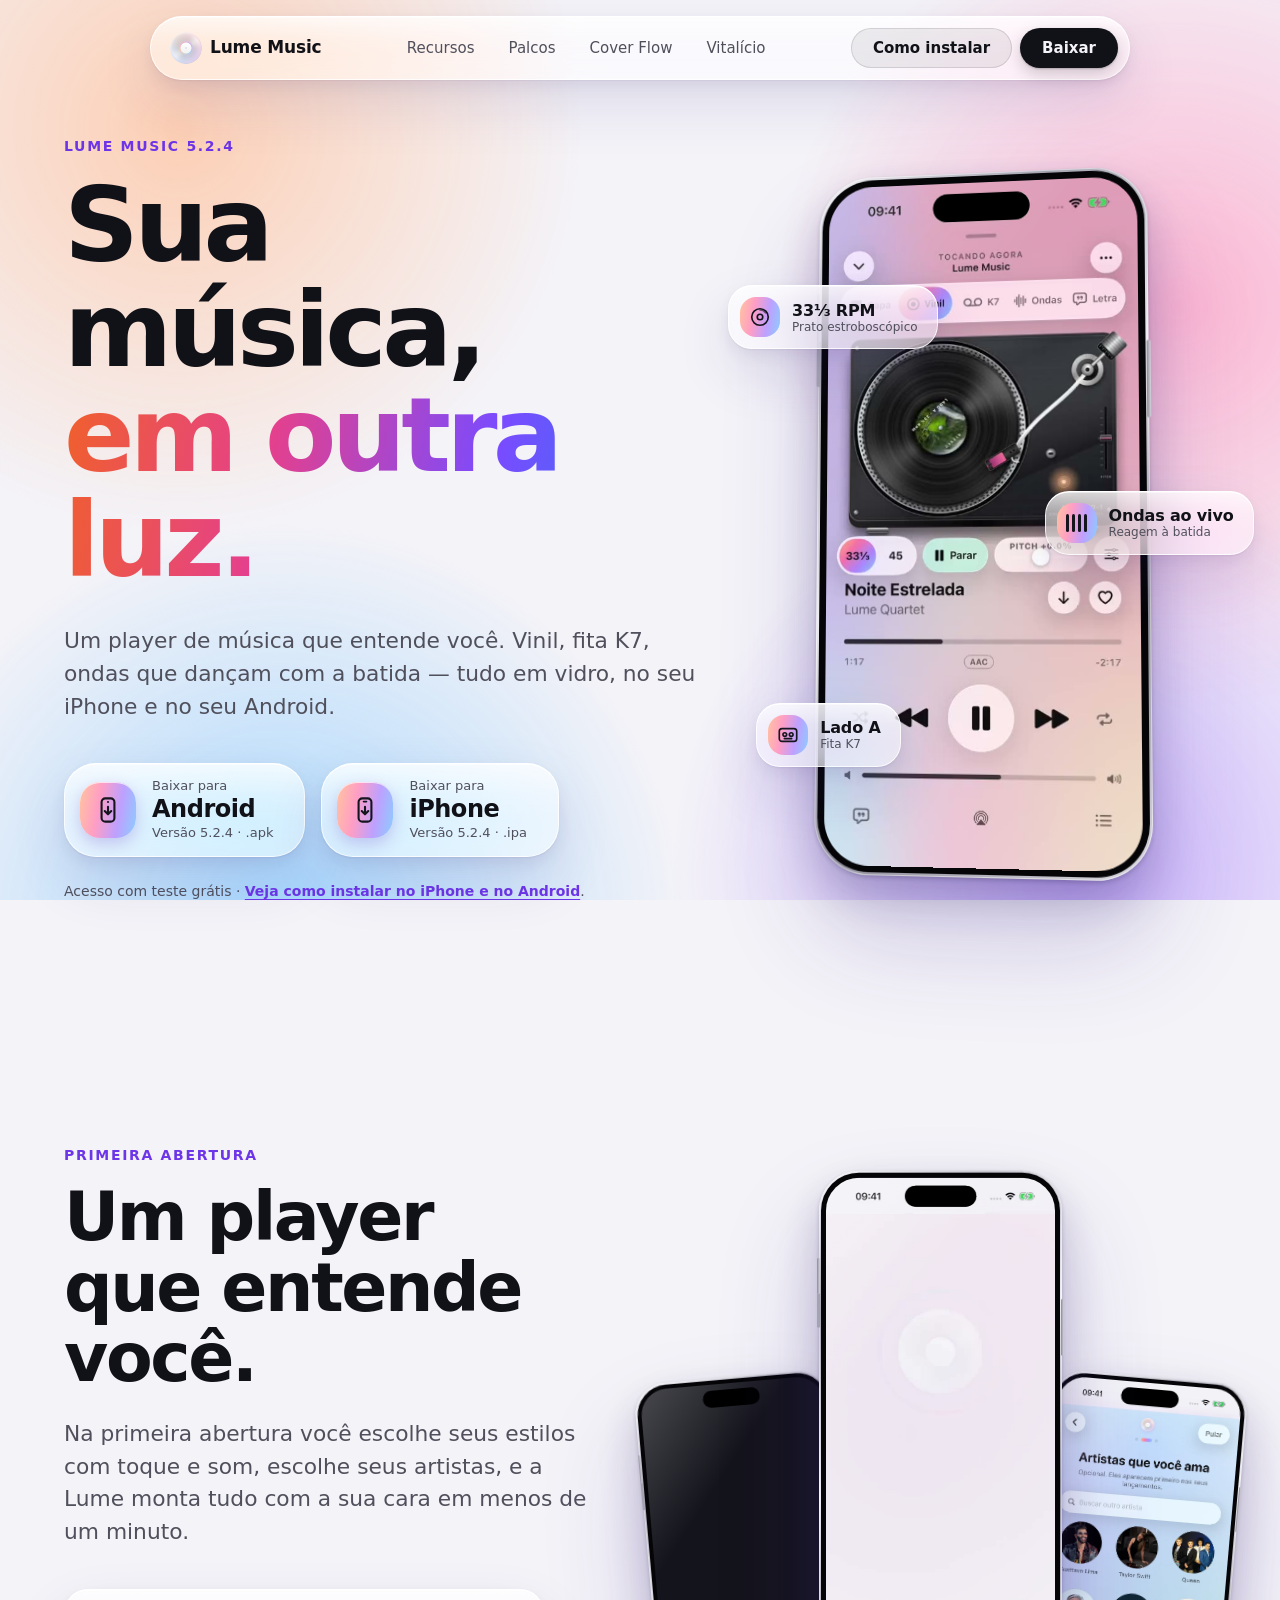
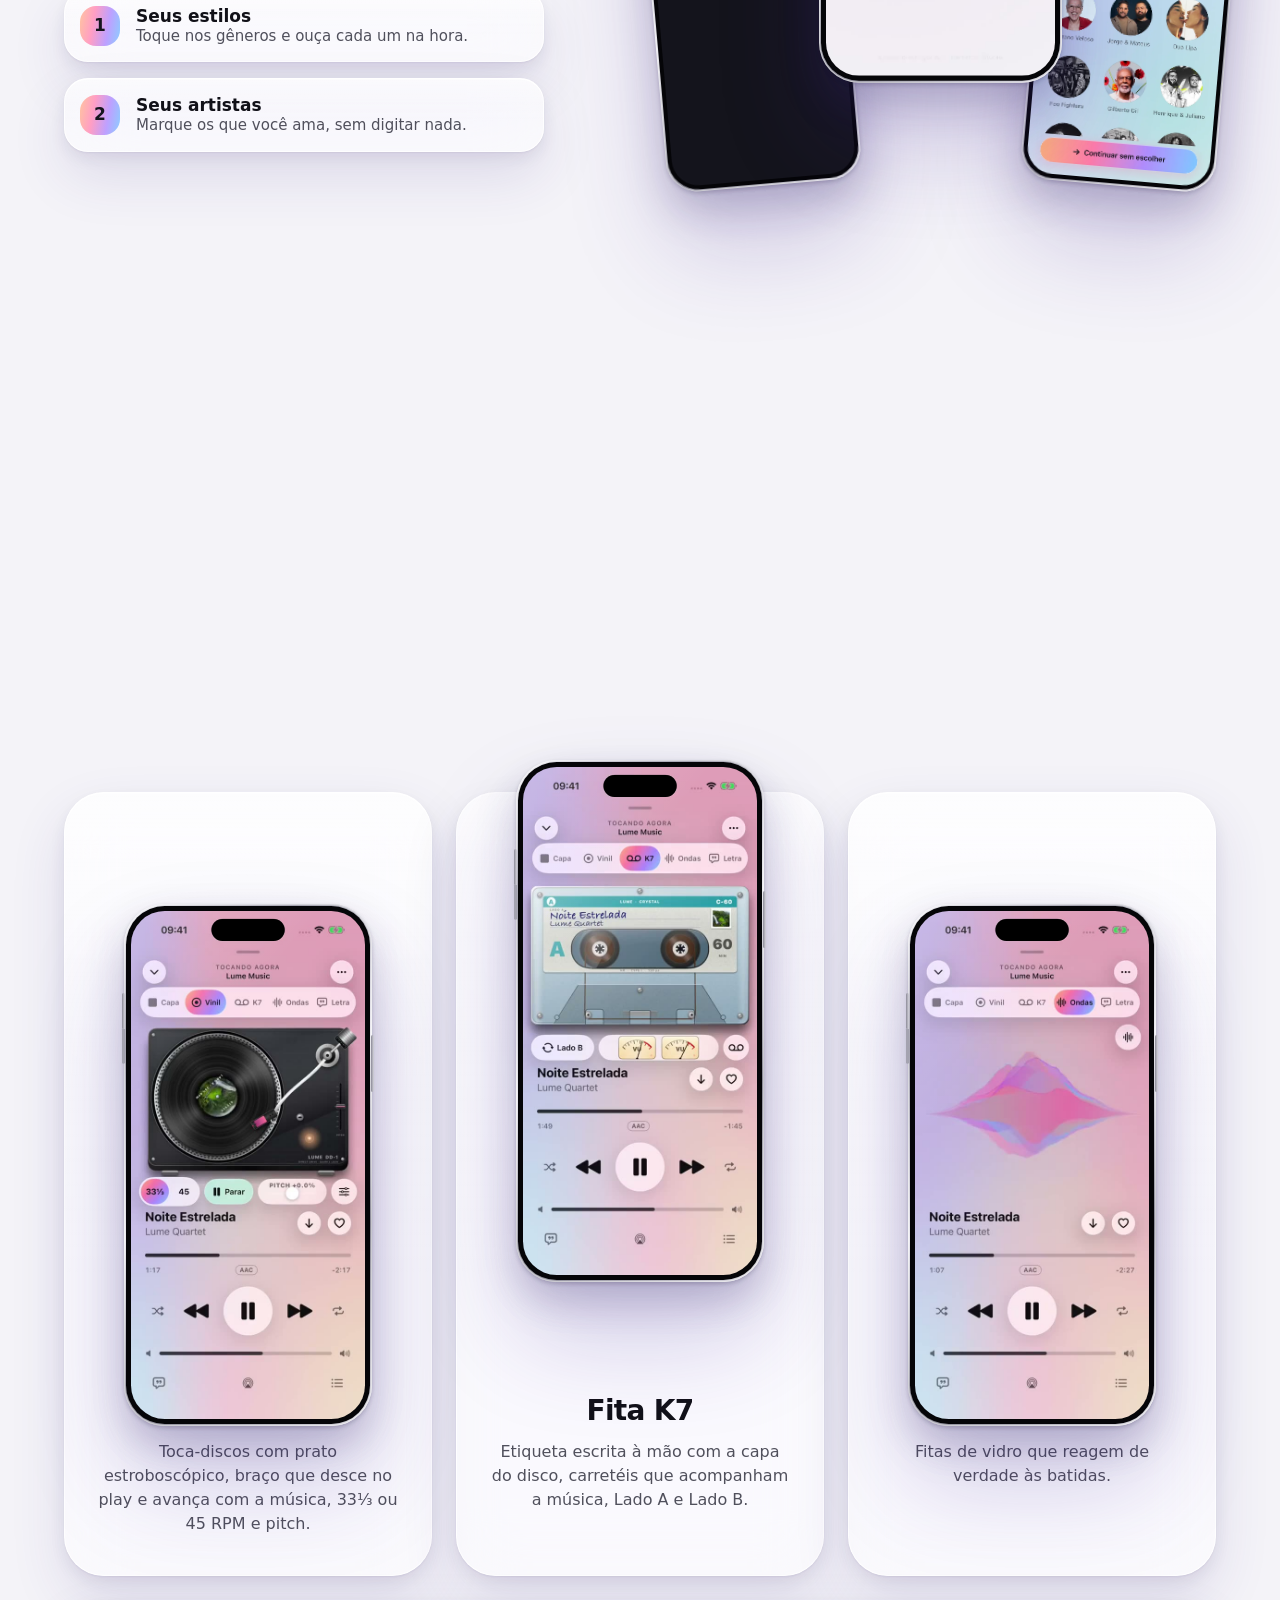
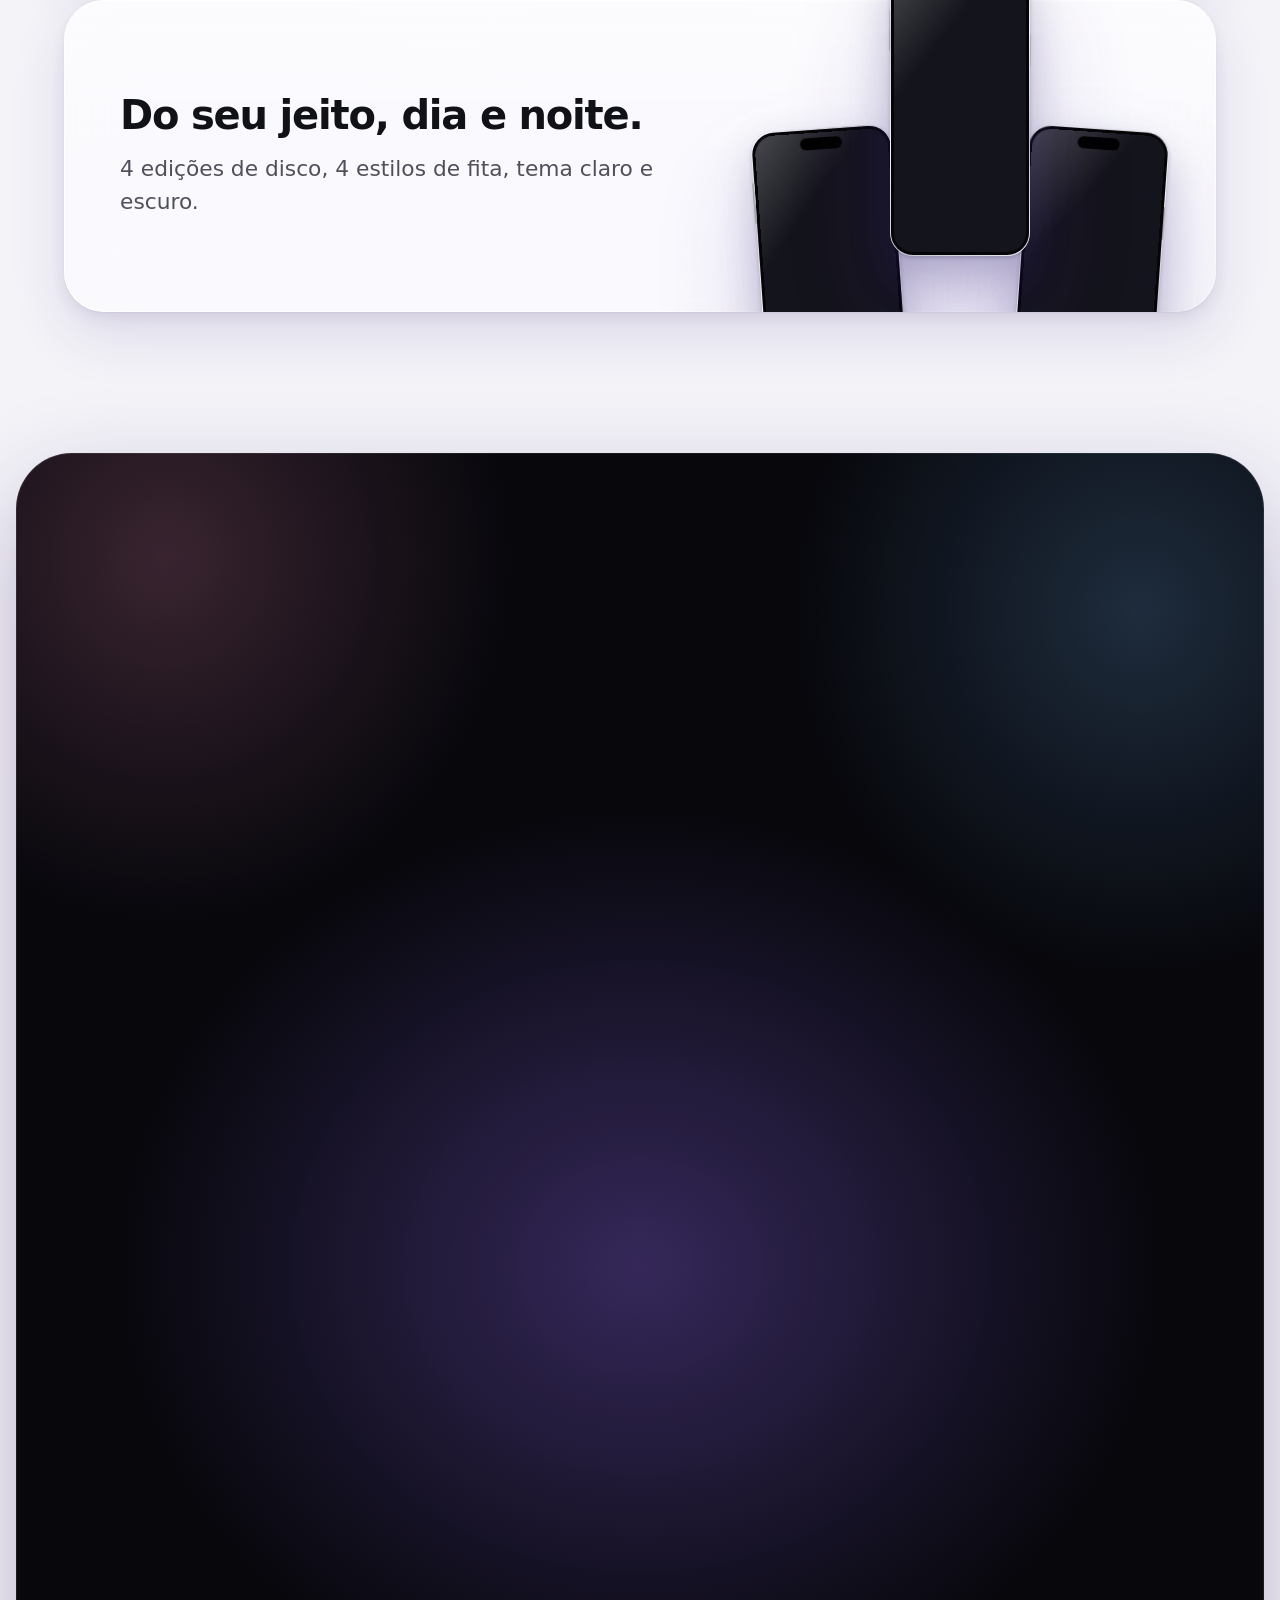
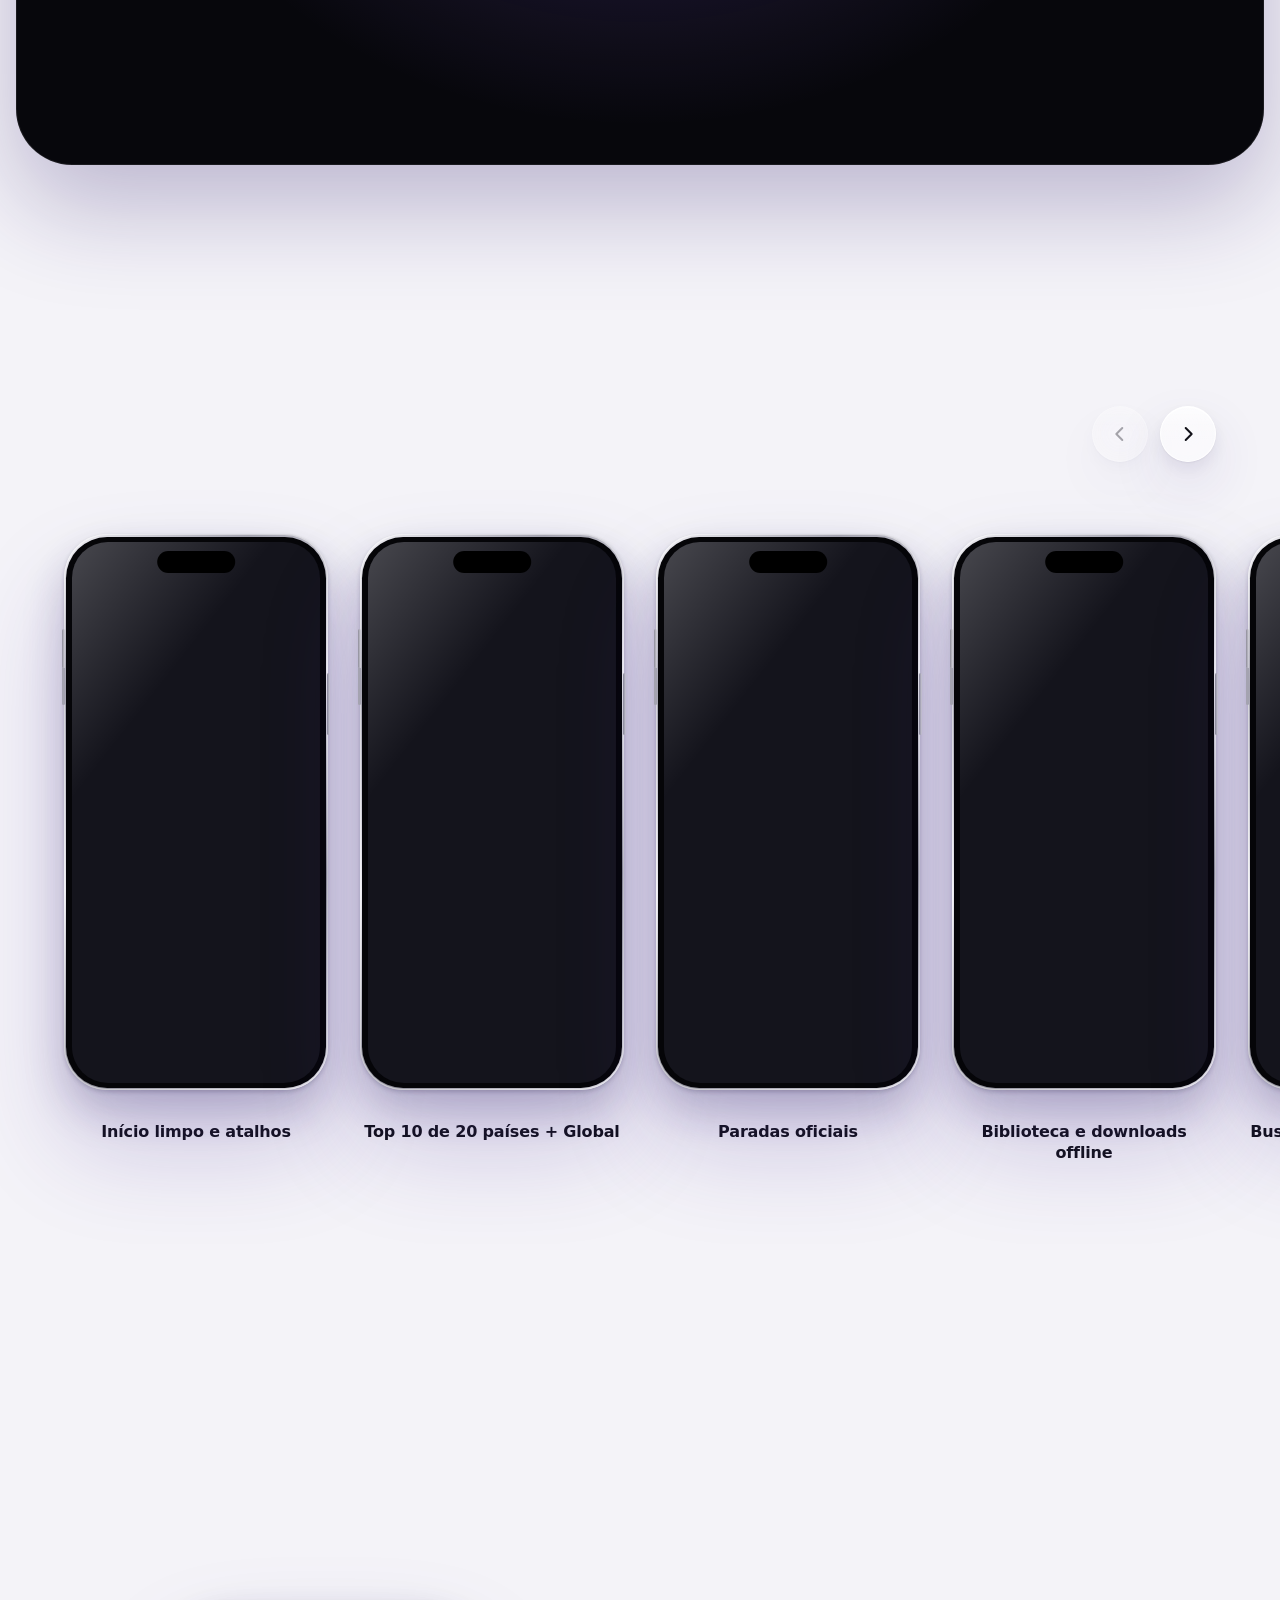
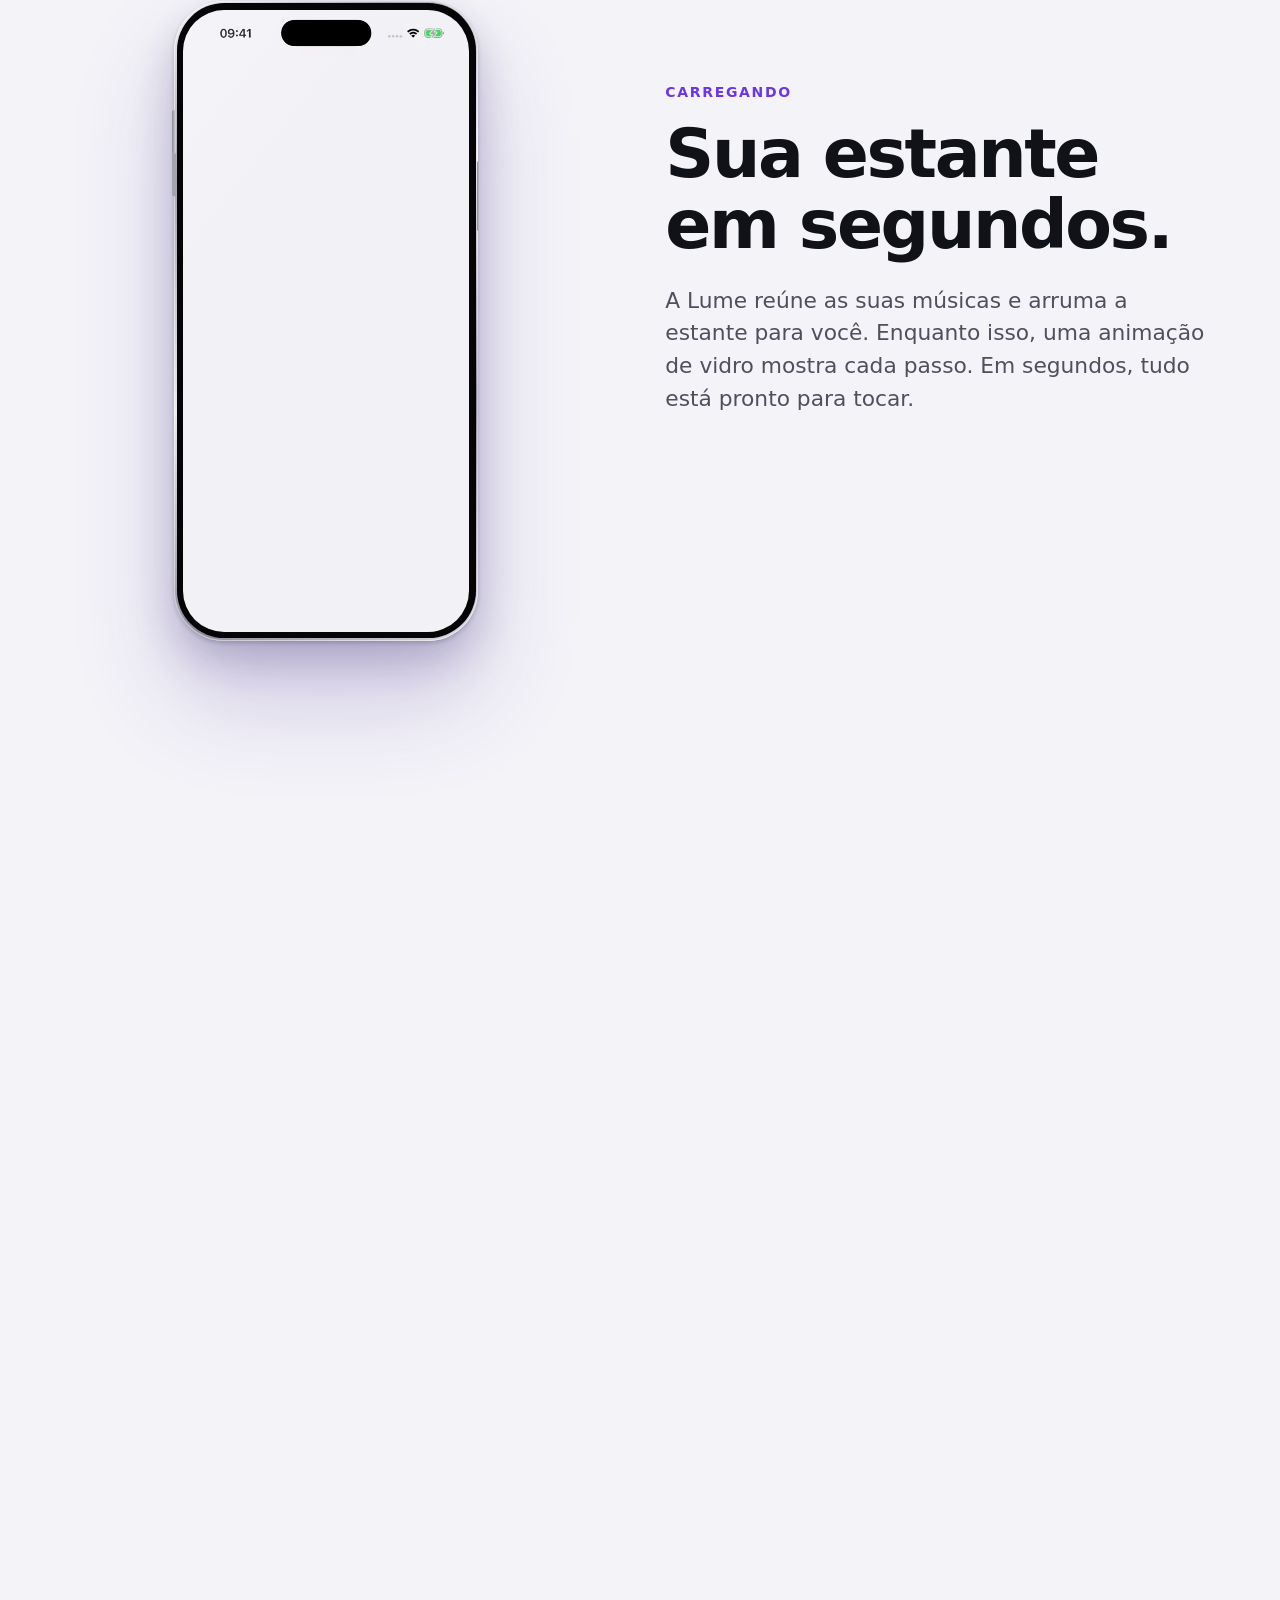
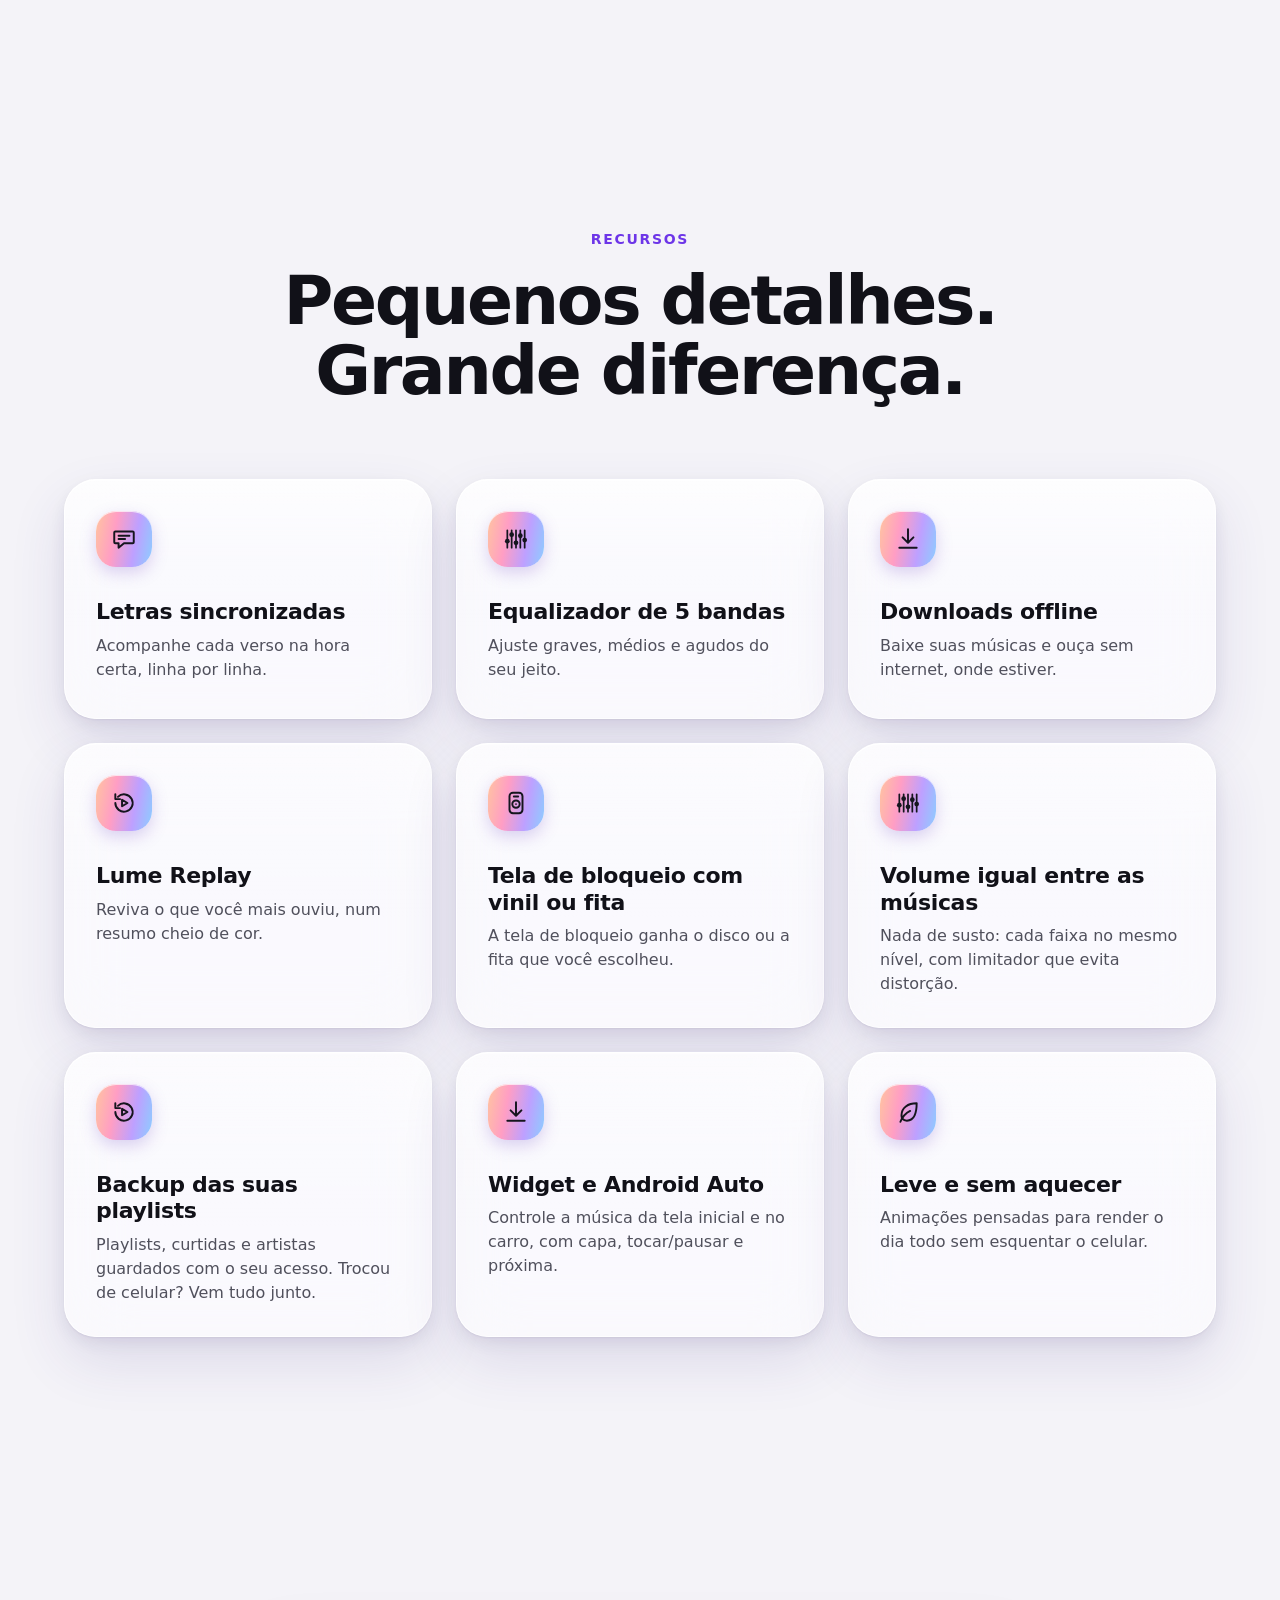
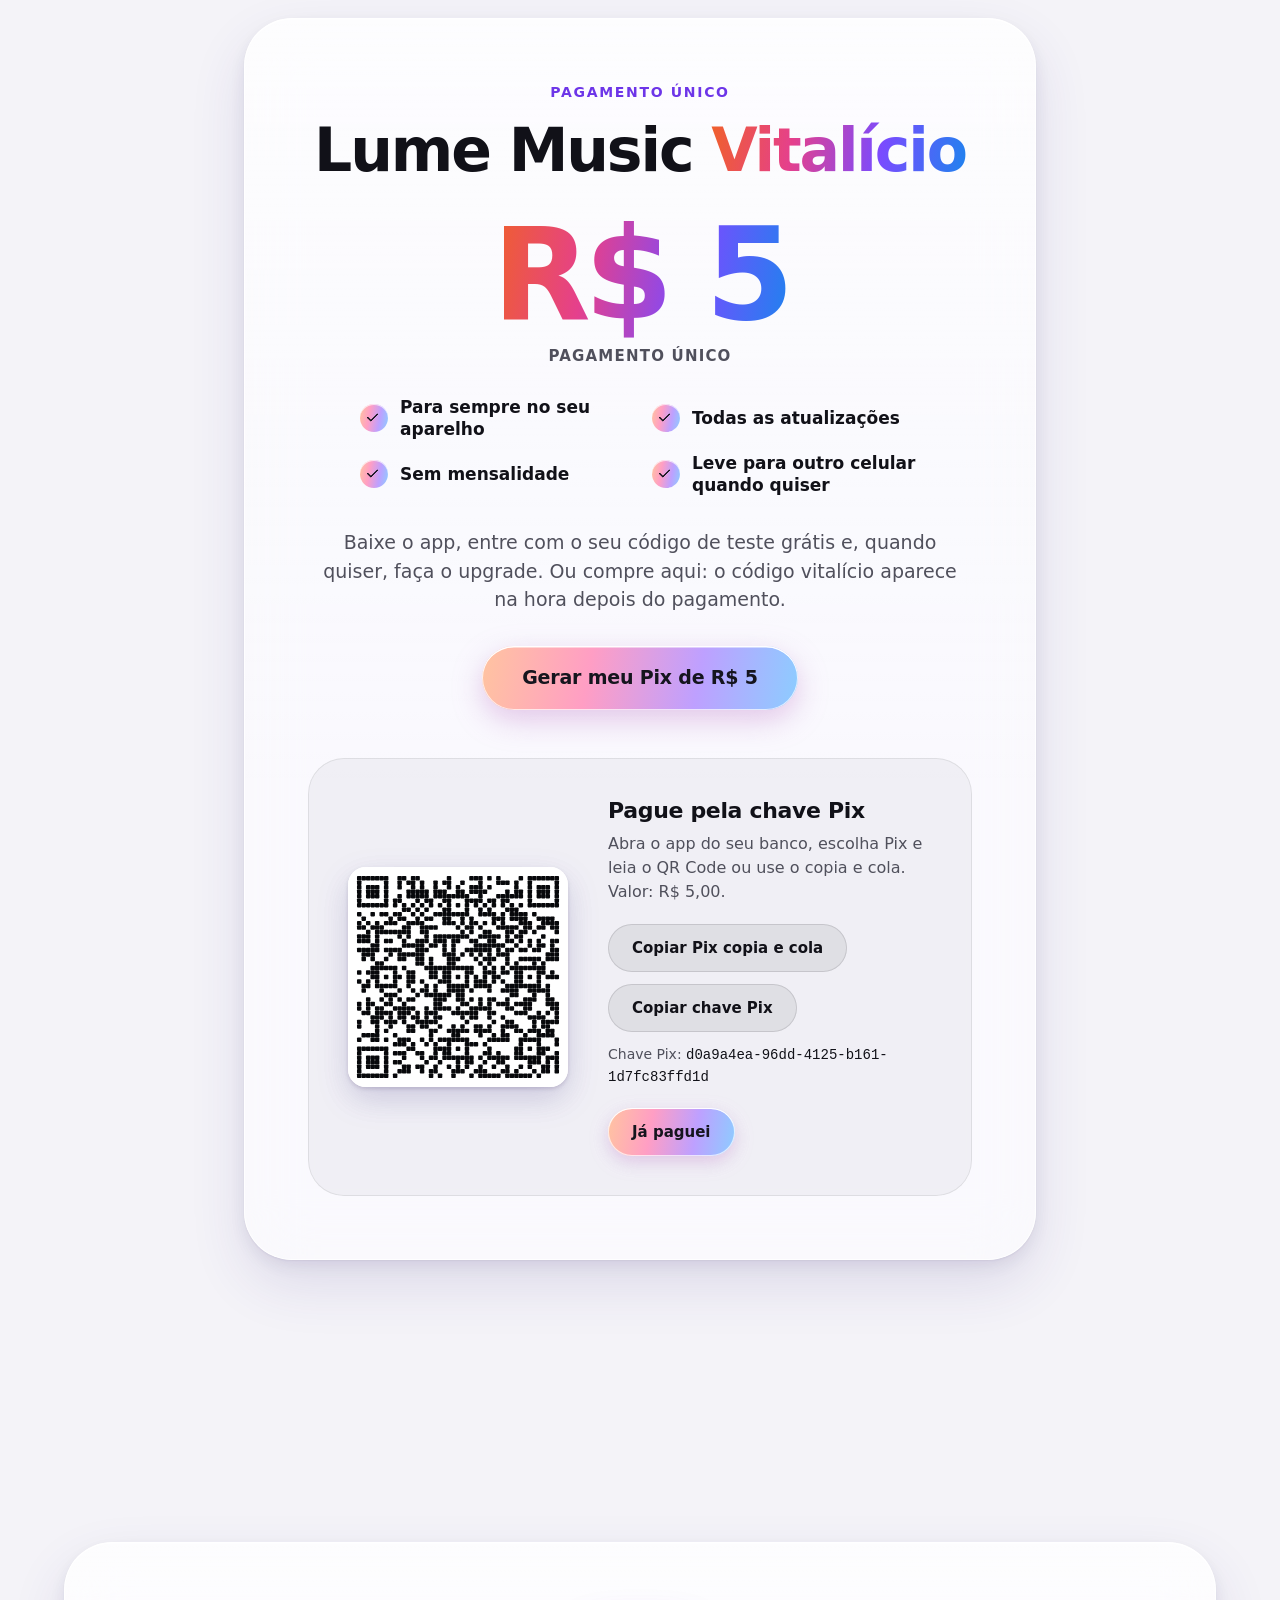
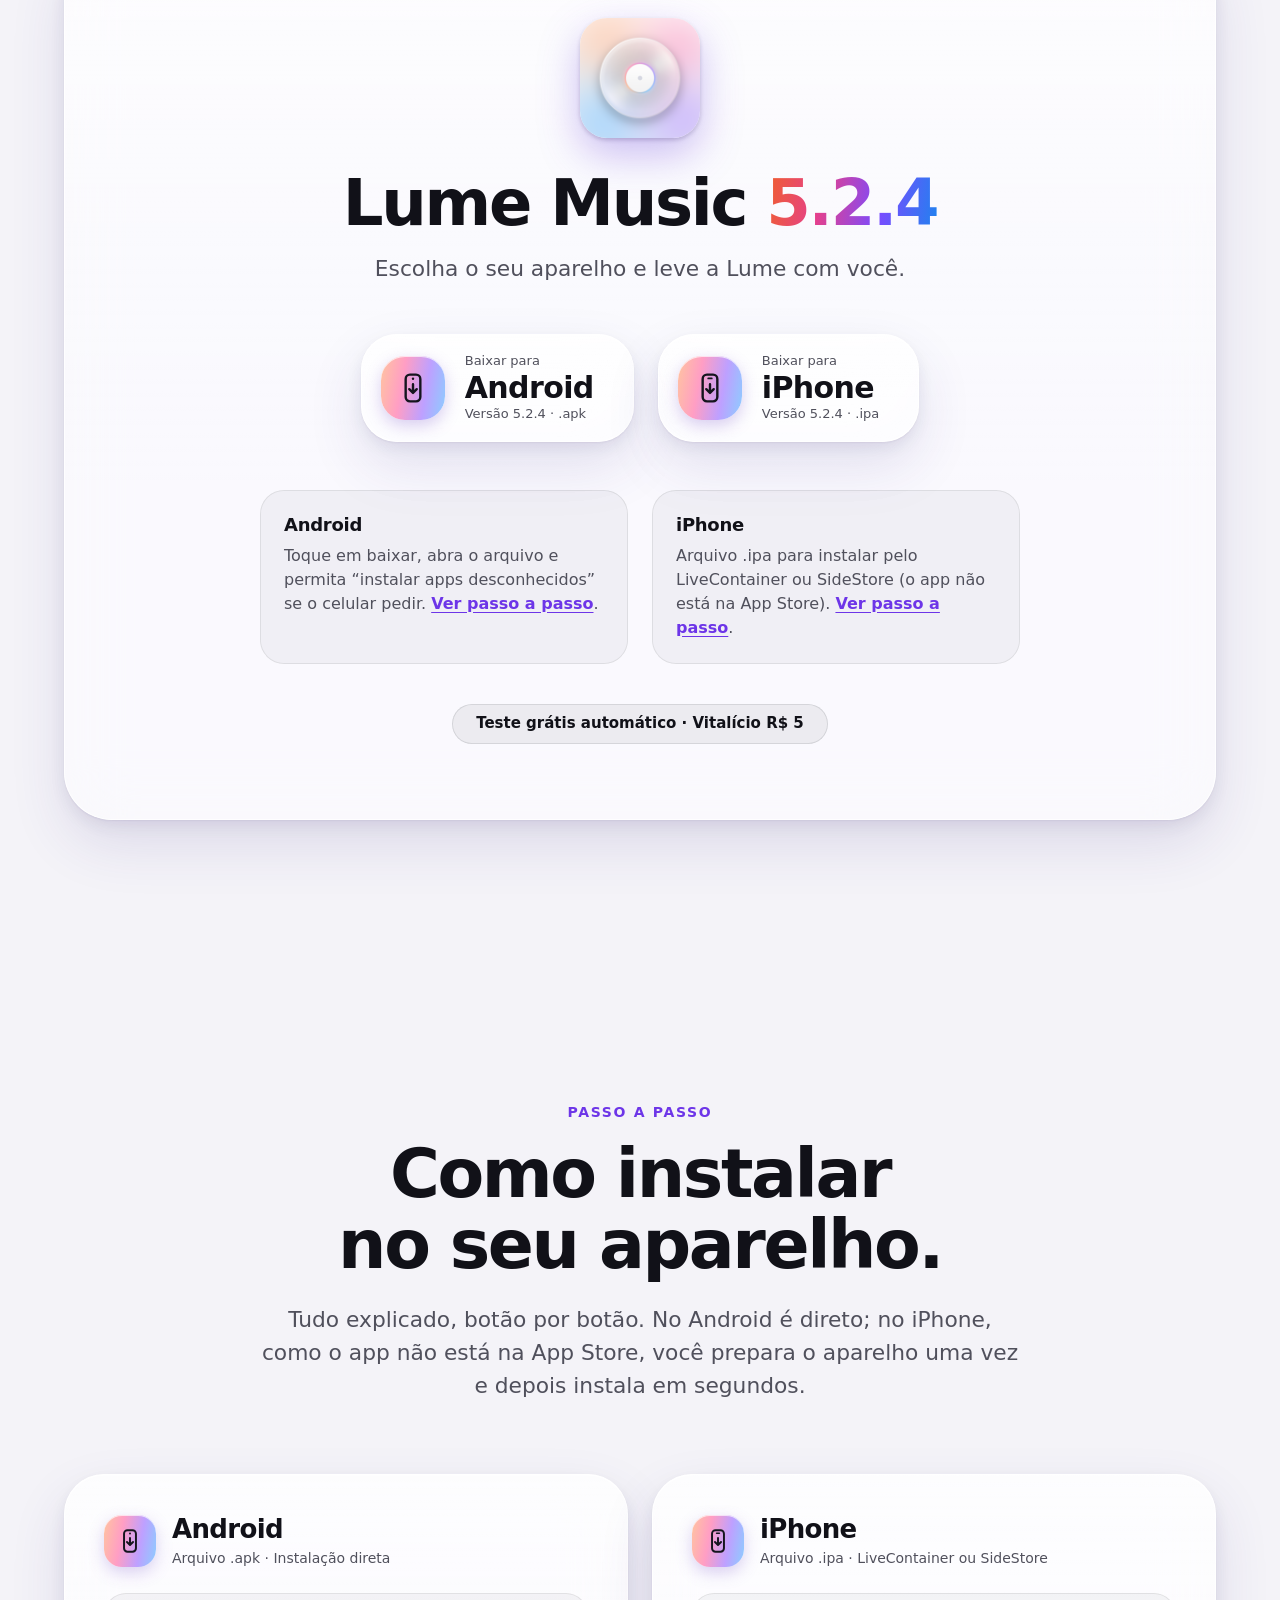
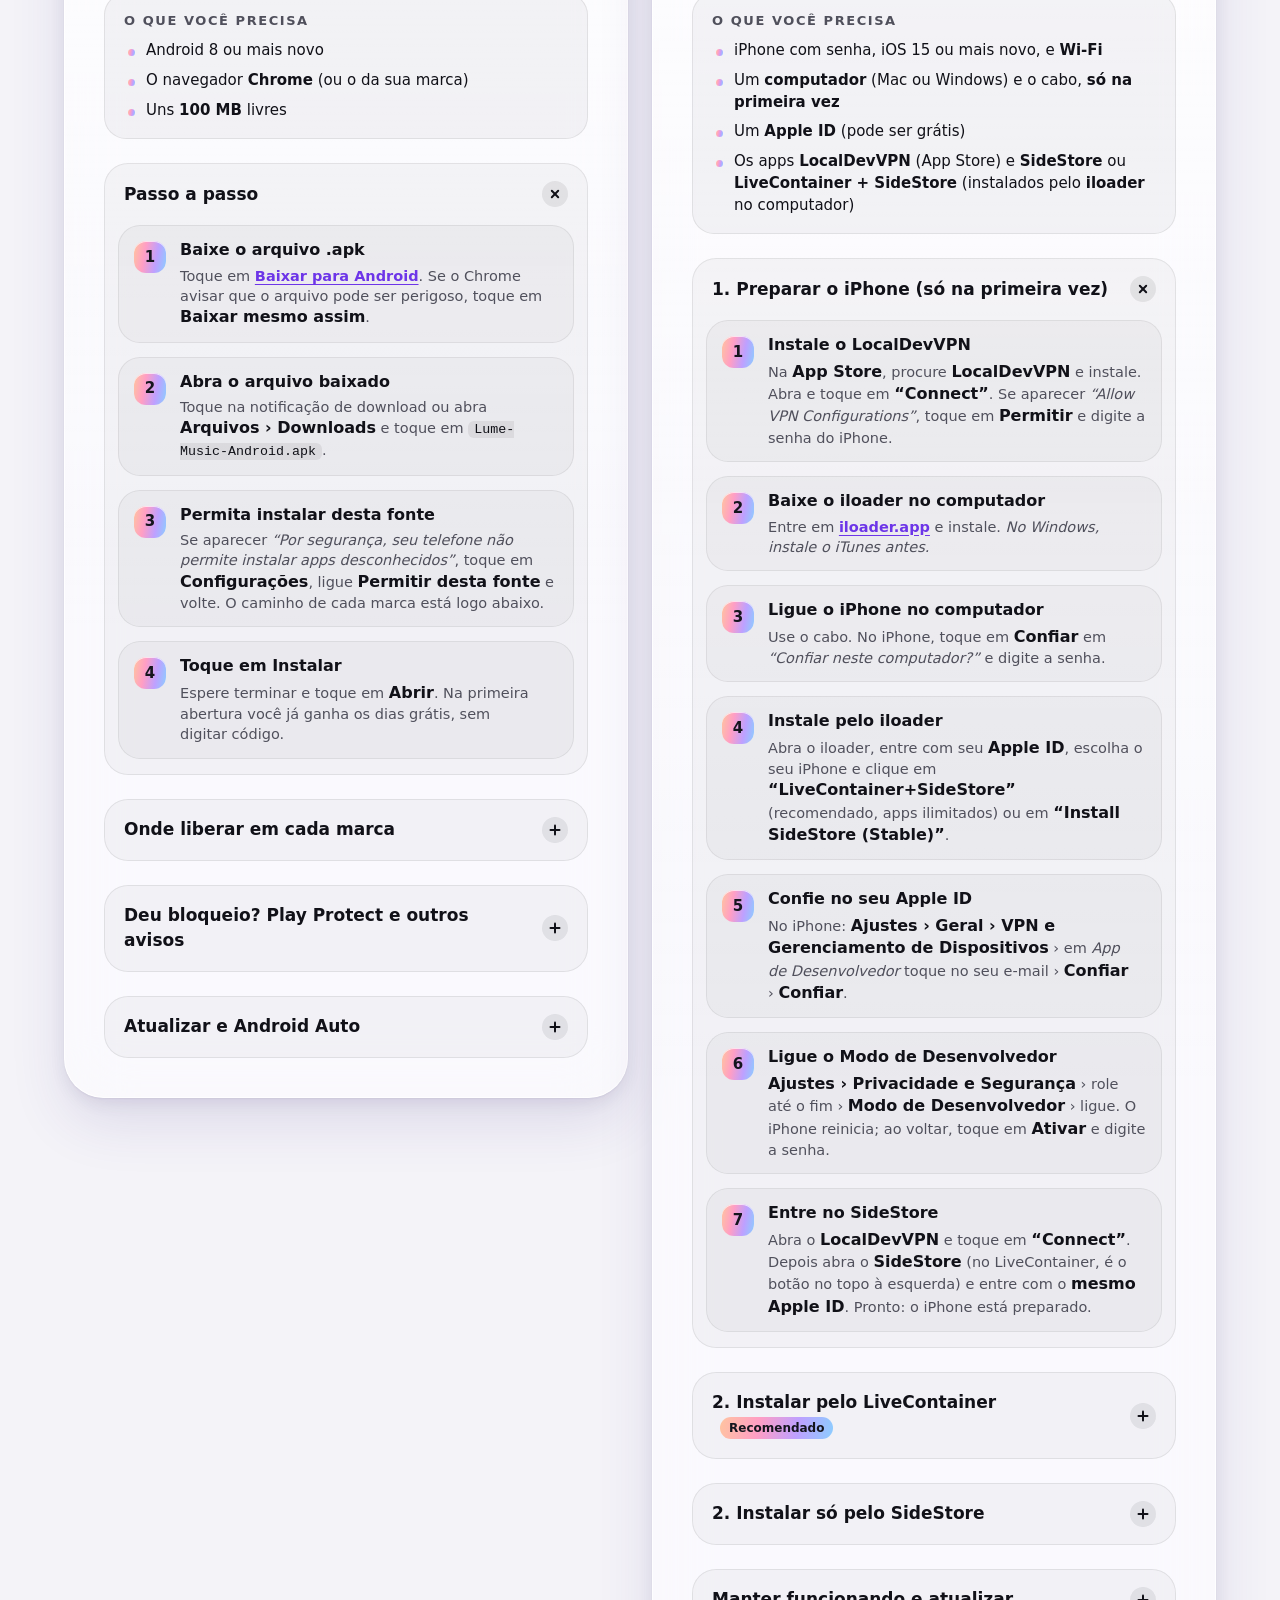
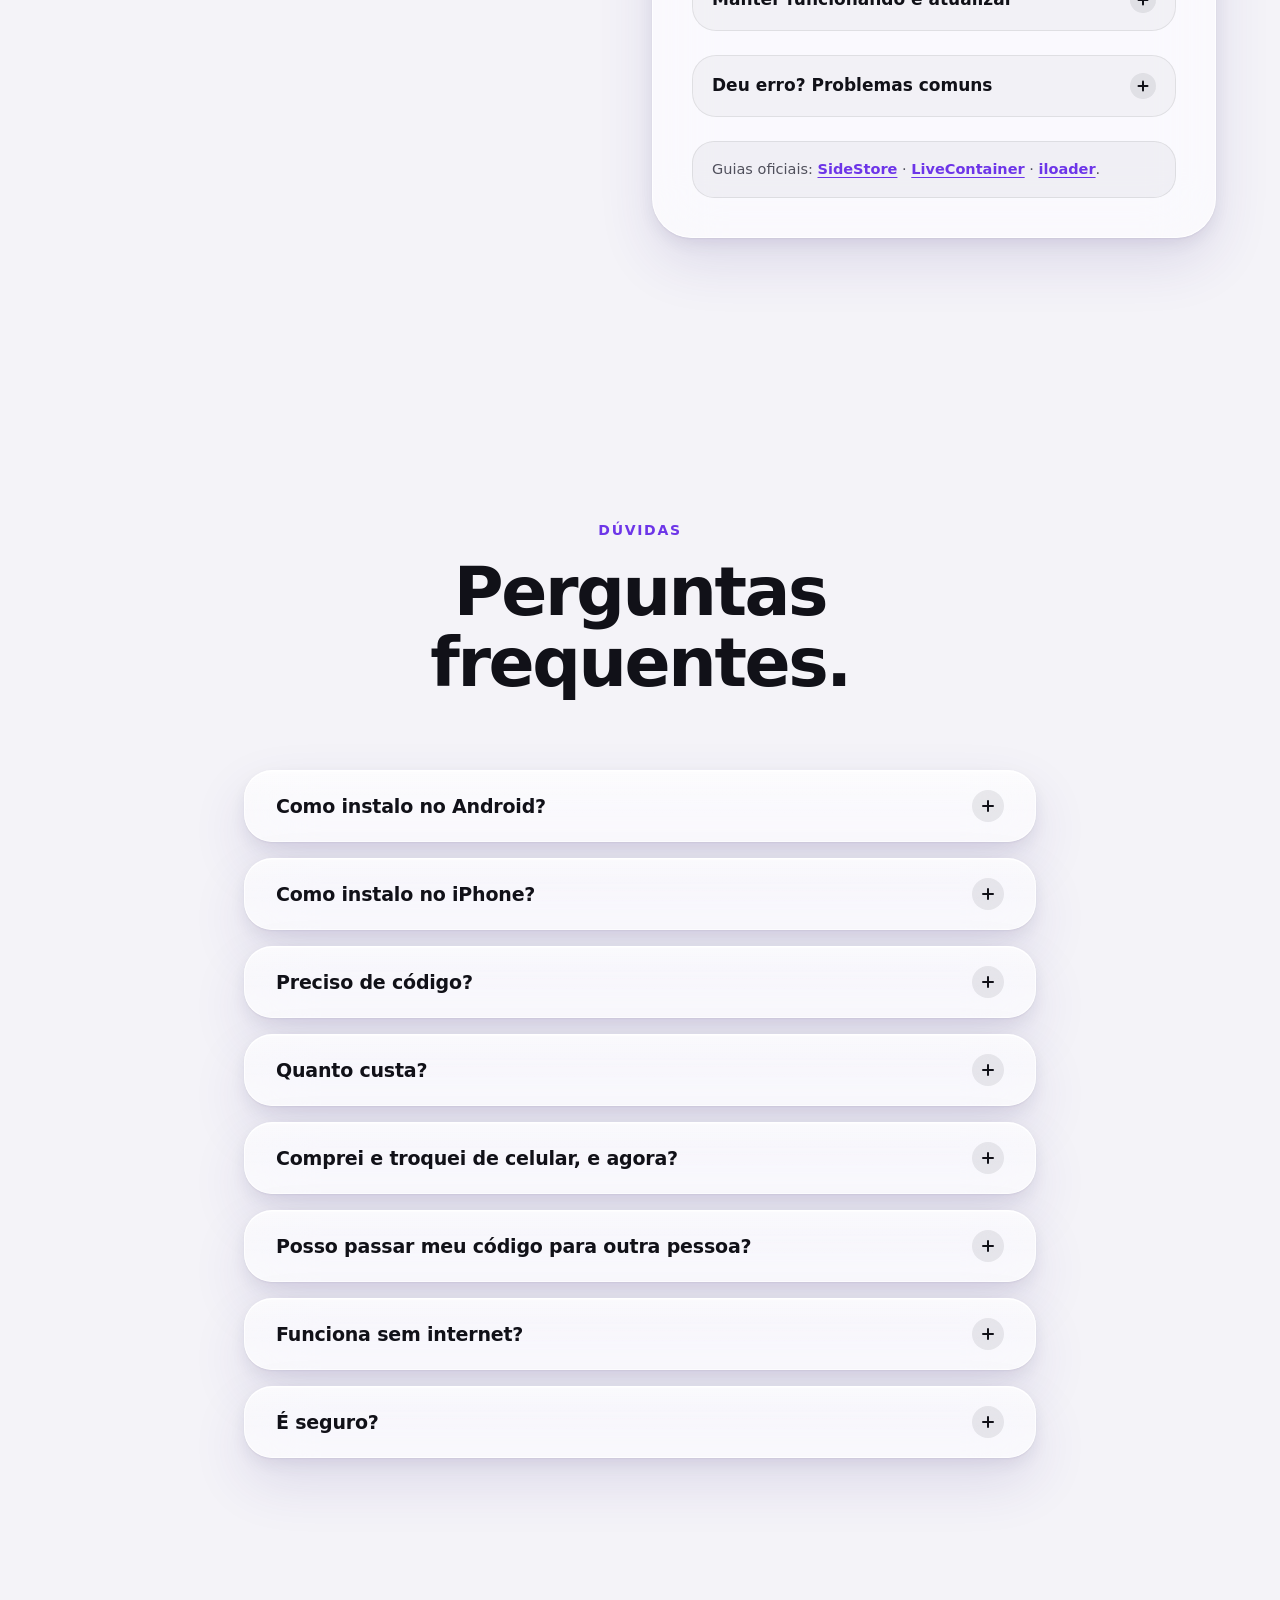
<file: docs/index.html>
<!doctype html>
<html lang="pt-BR">
<head>
<meta charset="utf-8">
<meta name="viewport" content="width=device-width, initial-scale=1, viewport-fit=cover">
<title>Lume Music — Sua música, em outra luz.</title>
<meta name="description" content="Lume Music: um player de música que entende você. Vinil, fita K7 e ondas que dançam com a batida, tudo em vidro. Baixe para iPhone e Android.">
<meta name="theme-color" content="#F4F3F8" media="(prefers-color-scheme: light)">
<meta name="theme-color" content="#0B0B12" media="(prefers-color-scheme: dark)">
<meta name="color-scheme" content="light dark">
<link rel="canonical" href="https://drill23.github.io/lume-music/">
<link rel="icon" type="image/png" href="assets/favicon.png">
<link rel="apple-touch-icon" href="assets/apple-touch-icon.png">

<meta property="og:type" content="website">
<meta property="og:locale" content="pt_BR">
<meta property="og:site_name" content="Lume Music">
<meta property="og:title" content="Lume Music — Sua música, em outra luz.">
<meta property="og:description" content="Vinil, fita K7, Cover Flow e ondas que dançam com a batida. Tudo em vidro, no seu iPhone e no seu Android.">
<meta property="og:url" content="https://drill23.github.io/lume-music/">
<meta property="og:image" content="https://drill23.github.io/lume-music/assets/og.jpg">
<meta property="og:image:width" content="1200">
<meta property="og:image:height" content="630">
<meta name="twitter:card" content="summary_large_image">
<meta name="twitter:title" content="Lume Music — Sua música, em outra luz.">
<meta name="twitter:description" content="Vinil, fita K7, Cover Flow e ondas que dançam com a batida. Tudo em vidro.">
<meta name="twitter:image" content="https://drill23.github.io/lume-music/assets/og.jpg">

<link rel="preload" as="image" href="assets/video/01-vinil-girando.jpg">
<link rel="stylesheet" href="styles.css">
<script>document.documentElement.classList.add('js')</script>
</head>
<body>

<!-- Ícones (pictogramas próprios) -->
<svg width="0" height="0" style="position:absolute" aria-hidden="true" focusable="false">
  <defs>
    <symbol id="i-dl-android" viewBox="0 0 24 24"><rect x="6.5" y="2" width="11" height="20" rx="3.2" fill="none" stroke="currentColor" stroke-width="1.8"/><circle cx="12" cy="5.1" r=".9" fill="currentColor"/><path d="M12 9.2v6.3M9.2 12.9l2.8 2.8 2.8-2.8" fill="none" stroke="currentColor" stroke-width="1.8" stroke-linecap="round" stroke-linejoin="round"/></symbol>
    <symbol id="i-dl-iphone" viewBox="0 0 24 24"><rect x="6.5" y="2" width="11" height="20" rx="3.2" fill="none" stroke="currentColor" stroke-width="1.8"/><rect x="10" y="4.1" width="4" height="1.4" rx=".7" fill="currentColor"/><path d="M12 9.2v6.3M9.2 12.9l2.8 2.8 2.8-2.8" fill="none" stroke="currentColor" stroke-width="1.8" stroke-linecap="round" stroke-linejoin="round"/></symbol>
    <symbol id="i-lyrics" viewBox="0 0 24 24"><path d="M4 5h16a1 1 0 0 1 1 1v9a1 1 0 0 1-1 1h-8l-5 4v-4H4a1 1 0 0 1-1-1V6a1 1 0 0 1 1-1z M7 9h10 M7 12h6" fill="none" stroke="currentColor" stroke-width="1.8" stroke-linecap="round" stroke-linejoin="round"/></symbol>
    <symbol id="i-eq" viewBox="0 0 24 24"><path d="M4 4v16M8 4v16M12 4v16M16 4v16M20 4v16" fill="none" stroke="currentColor" stroke-width="1.6" stroke-linecap="round"/><g fill="currentColor"><circle cx="4" cy="14" r="2.2"/><circle cx="8" cy="8" r="2.2"/><circle cx="12" cy="15.5" r="2.2"/><circle cx="16" cy="9" r="2.2"/><circle cx="20" cy="13" r="2.2"/></g></symbol>
    <symbol id="i-offline" viewBox="0 0 24 24"><path d="M12 3v12M7 10.5l5 5 5-5M4 20h16" fill="none" stroke="currentColor" stroke-width="1.8" stroke-linecap="round" stroke-linejoin="round"/></symbol>
    <symbol id="i-replay" viewBox="0 0 24 24"><path d="M4 12a8 8 0 1 0 2.4-5.7M4 4v4.4h4.4M10.2 9v6l5-3z" fill="none" stroke="currentColor" stroke-width="1.8" stroke-linecap="round" stroke-linejoin="round"/></symbol>
    <symbol id="i-lock" viewBox="0 0 24 24"><rect x="6" y="2.5" width="12" height="19" rx="3.2" fill="none" stroke="currentColor" stroke-width="1.8"/><circle cx="12" cy="13" r="3.4" fill="none" stroke="currentColor" stroke-width="1.8"/><circle cx="12" cy="13" r=".8" fill="currentColor"/><path d="M10 6h4" stroke="currentColor" stroke-width="1.8" stroke-linecap="round"/></symbol>
    <symbol id="i-feather" viewBox="0 0 24 24"><path d="M20 4c-8 0-14 4-14 11 0 1.2.2 2.2.6 3C8 19.5 9.5 20 11 20c7 0 9-8 9-16zM5 21c2-5 5-8 9-10" fill="none" stroke="currentColor" stroke-width="1.8" stroke-linecap="round" stroke-linejoin="round"/></symbol>
    <symbol id="i-disc" viewBox="0 0 24 24"><circle cx="12" cy="12" r="9" fill="none" stroke="currentColor" stroke-width="1.8"/><circle cx="12" cy="12" r="3" fill="none" stroke="currentColor" stroke-width="1.8"/><path d="M12 4.5a7.5 7.5 0 0 1 6 3" fill="none" stroke="currentColor" stroke-width="1.6" stroke-linecap="round" opacity=".6"/></symbol>
    <symbol id="i-tape" viewBox="0 0 24 24"><rect x="2.5" y="5" width="19" height="14" rx="3" fill="none" stroke="currentColor" stroke-width="1.8"/><circle cx="8.5" cy="11.5" r="2" fill="none" stroke="currentColor" stroke-width="1.8"/><circle cx="15.5" cy="11.5" r="2" fill="none" stroke="currentColor" stroke-width="1.8"/><path d="M8 16h8" stroke="currentColor" stroke-width="1.8" stroke-linecap="round"/></symbol>
    <symbol id="i-rotate" viewBox="0 0 24 24"><rect x="3" y="7" width="18" height="10" rx="2.6" fill="none" stroke="currentColor" stroke-width="1.8"/><path d="M6 3.2c1.6-.9 3.3-1.2 5-1M18 20.8c-1.6.9-3.3 1.2-5 1" fill="none" stroke="currentColor" stroke-width="1.8" stroke-linecap="round"/></symbol>
    <symbol id="i-chev" viewBox="0 0 24 24"><path d="M14.5 5.5 8 12l6.5 6.5" fill="none" stroke="currentColor" stroke-width="2.2" stroke-linecap="round" stroke-linejoin="round"/></symbol>
  </defs>
</svg>

<div class="aurora" aria-hidden="true"><i></i><i></i><i></i><i></i></div>

<a class="skip" href="#conteudo">Ir para o conteúdo</a>

<header class="nav" id="topo">
  <nav class="nav__pill glass" aria-label="Principal">
    <a class="brand" href="#topo"><img src="assets/mark.png" width="32" height="32" alt=""><span>Lume Music</span></a>
    <ul class="nav__links">
      <li><a href="#recursos">Recursos</a></li>
      <li><a href="#palcos">Palcos</a></li>
      <li><a href="#coverflow">Cover Flow</a></li>
      <li><a href="#vitalicio">Vitalício</a></li>
    </ul>
    <div class="nav__actions">
      <a class="btn btn--glass" href="#instalar" data-spec>Como instalar</a>
      <a class="btn btn--ink" href="#baixar" data-spec>Baixar</a>
    </div>
  </nav>
</header>

<main id="conteudo">

<!-- 2. HERO -->
<section class="hero">
  <div class="wrap hero__grid">
    <div class="hero__copy">
      <p class="eyebrow" data-reveal>Lume Music 5.2.4</p>
      <h1 data-reveal style="--d:80ms">Sua música, <span class="grad">em outra luz.</span></h1>
      <p class="lead" data-reveal style="--d:160ms">Um player de música que entende você. Vinil, fita K7, ondas que dançam com a batida — tudo em vidro, no seu iPhone e no seu Android.</p>
      <div class="dlrow" data-reveal style="--d:240ms">
        <div class="dlwrap" data-os="android">
          <span class="rec-badge">Recomendado para o seu aparelho</span>
          <a class="dl glass" data-spec href="https://github.com/Drill23/lume-music/releases/latest/download/Lume-Music-Android.apk" rel="noopener">
            <span class="dl__ico"><svg width="28" height="28" aria-hidden="true"><use href="#i-dl-android"/></svg></span>
            <span class="dl__t"><small>Baixar para</small><strong>Android</strong><em>Versão 5.2.4 · .apk</em></span>
          </a>
        </div>
        <div class="dlwrap" data-os="ios">
          <span class="rec-badge">Recomendado para o seu aparelho</span>
          <a class="dl glass" data-spec href="https://github.com/Drill23/lume-music/releases/latest/download/Lume-Music-iPhone.ipa" rel="noopener">
            <span class="dl__ico"><svg width="28" height="28" aria-hidden="true"><use href="#i-dl-iphone"/></svg></span>
            <span class="dl__t"><small>Baixar para</small><strong>iPhone</strong><em>Versão 5.2.4 · .ipa</em></span>
          </a>
        </div>
      </div>
      <p class="fine" data-reveal style="--d:320ms">Acesso com teste grátis · <a class="fine__link" href="#instalar">Veja como instalar no iPhone e no Android</a>.</p>
    </div>

    <div class="hero__stage" data-tilt>
      <div class="tilt">
        <div class="phone" style="--w:var(--hero-w)">
          <div class="phone__in"><div class="phone__screen">
            <video class="lv" data-src="assets/video/01-vinil-girando.mp4" poster="assets/video/01-vinil-girando.jpg" width="506" height="1100" muted loop playsinline autoplay preload="none" disablepictureinpicture disableremoteplayback tabindex="-1" role="img" aria-label="Player da Lume Music com o toca-discos em modo vinil girando"></video>
            <i class="isl"></i>
          </div></div>
        </div>
      </div>
      <div class="chip glass" data-chip="1" style="--x:-4%;--y:17%;--fd:0s">
        <span class="chip__ico"><svg width="22" height="22" aria-hidden="true"><use href="#i-disc"/></svg></span>
        <span class="chip__t"><strong>33⅓ RPM</strong><small>Prato estroboscópico</small></span>
      </div>
      <div class="chip glass" data-chip="2" style="--y:46%;--fd:-2s">
        <span class="chip__ico chip__ico--eq" aria-hidden="true"><b></b><b></b><b></b><b></b></span>
        <span class="chip__t"><strong>Ondas ao vivo</strong><small>Reagem à batida</small></span>
      </div>
      <div class="chip glass" data-chip="3" style="--x:2%;--y:76%;--fd:-4s">
        <span class="chip__ico"><svg width="22" height="22" aria-hidden="true"><use href="#i-tape"/></svg></span>
        <span class="chip__t"><strong>Lado A</strong><small>Fita K7</small></span>
      </div>
    </div>
  </div>
</section>

<!-- 3. Onboarding -->
<section class="sec" id="comeco">
  <div class="wrap split">
    <div class="split__text">
      <p class="eyebrow" data-reveal>Primeira abertura</p>
      <h2 data-reveal style="--d:80ms">Um player que entende você.</h2>
      <p class="lead" data-reveal style="--d:160ms">Na primeira abertura você escolhe seus estilos com toque e som, escolhe seus artistas, e a Lume monta tudo com a sua cara em menos de um minuto.</p>
      <ol class="steps" data-stagger>
        <li class="glass" data-reveal><b>1</b><span><strong>Seus estilos</strong><small>Toque nos gêneros e ouça cada um na hora.</small></span></li>
        <li class="glass" data-reveal><b>2</b><span><strong>Seus artistas</strong><small>Marque os que você ama, sem digitar nada.</small></span></li>
        <li class="glass" data-reveal><b>3</b><span><strong>Pronto</strong><small>A Lume monta o início com a sua cara.</small></span></li>
      </ol>
    </div>
    <div class="cluster" data-reveal>
      <div class="phone phone--side phone--l" data-parallax=".05" style="--w:calc(var(--cw)*.8)"><div class="phone__in"><div class="phone__screen"><img src="assets/img/03-apresentacao-genres.webp" width="720" height="1565" loading="lazy" decoding="async" alt="Tela de escolha de gêneros musicais na abertura do Lume Music"><i class="isl"></i></div></div></div>
      <div class="phone phone--mid" data-parallax="-.04" style="--w:var(--cw)"><div class="phone__in"><div class="phone__screen">
        <video class="lv" data-src="assets/video/03-abertura-boas-vindas.mp4" poster="assets/video/03-abertura-boas-vindas.jpg" width="506" height="1100" muted loop playsinline autoplay preload="none" disablepictureinpicture disableremoteplayback tabindex="-1" role="img" aria-label="Animação de boas-vindas do Lume Music"></video><i class="isl"></i>
      </div></div></div>
      <div class="phone phone--side phone--r" data-parallax=".07" style="--w:calc(var(--cw)*.8)"><div class="phone__in"><div class="phone__screen"><img src="assets/img/04-apresentacao-artists.webp" width="720" height="1565" loading="lazy" decoding="async" alt="Tela de escolha de artistas favoritos na abertura do Lume Music"><i class="isl"></i></div></div></div>
    </div>
  </div>
</section>

<!-- 4. Palcos -->
<section class="sec" id="palcos">
  <div class="wrap">
    <div class="sec-head">
      <p class="eyebrow" data-reveal>Tocando agora</p>
      <h2 data-reveal style="--d:80ms">Escolha o seu palco.</h2>
      <p class="lead" data-reveal style="--d:160ms">O mesmo som, três jeitos de viver cada faixa. Troque quando quiser, com um toque.</p>
    </div>

    <div class="stages">
      <article class="stage glass" data-reveal>
        <div class="stage__phone">
          <div class="phone" data-parallax=".03" style="--w:var(--stage-w)"><div class="phone__in"><div class="phone__screen">
            <video class="lv" data-src="assets/video/01-vinil-girando.mp4" poster="assets/video/01-vinil-girando.jpg" width="506" height="1100" muted loop playsinline autoplay preload="none" disablepictureinpicture disableremoteplayback tabindex="-1" role="img" aria-label="Toca-discos da Lume Music girando"></video><i class="isl"></i>
          </div></div></div>
        </div>
        <h3>Vinil</h3>
        <p>Toca-discos com prato estroboscópico, braço que desce no play e avança com a música, 33⅓ ou 45 RPM e pitch.</p>
      </article>
      <article class="stage glass" data-reveal style="--d:100ms">
        <div class="stage__phone">
          <div class="phone" data-parallax="-.03" style="--w:var(--stage-w)"><div class="phone__in"><div class="phone__screen">
            <video class="lv" data-src="assets/video/02-fita-k7-tocando.mp4" poster="assets/video/02-fita-k7-tocando.jpg" width="506" height="1100" muted loop playsinline autoplay preload="none" disablepictureinpicture disableremoteplayback tabindex="-1" role="img" aria-label="Fita K7 tocando na Lume Music"></video><i class="isl"></i>
          </div></div></div>
        </div>
        <h3>Fita K7</h3>
        <p>Etiqueta escrita à mão com a capa do disco, carretéis que acompanham a música, Lado A e Lado B.</p>
      </article>
      <article class="stage glass" data-reveal style="--d:200ms">
        <div class="stage__phone">
          <div class="phone" data-parallax=".03" style="--w:var(--stage-w)"><div class="phone__in"><div class="phone__screen">
            <video class="lv" data-src="assets/video/05-ondas-reagindo-a-musica.mp4" poster="assets/video/05-ondas-reagindo-a-musica.jpg" width="506" height="1100" muted loop playsinline autoplay preload="none" disablepictureinpicture disableremoteplayback tabindex="-1" role="img" aria-label="Ondas de vidro reagindo à música"></video><i class="isl"></i>
          </div></div></div>
        </div>
        <h3>Ondas</h3>
        <p>Fitas de vidro que reagem de verdade às batidas.</p>
      </article>
    </div>

    <div class="mini glass" data-reveal>
      <div class="mini__text">
        <h3>Do seu jeito, dia e noite.</h3>
        <p>4 edições de disco, 4 estilos de fita, tema claro e escuro.</p>
      </div>
      <div class="mini__fan">
        <div class="phone" data-parallax=".04" style="--w:var(--mini-w)"><div class="phone__in"><div class="phone__screen"><img src="assets/img/24-player-vinil-escuro.webp" width="720" height="1565" loading="lazy" decoding="async" alt="Player em modo vinil com tema escuro"><i class="isl"></i></div></div></div>
        <div class="phone" data-parallax="-.03" style="--w:var(--mini-w)"><div class="phone__in"><div class="phone__screen"><img src="assets/img/25-player-fita-cristal.webp" width="720" height="1565" loading="lazy" decoding="async" alt="Player em modo fita K7 com estilo cristal"><i class="isl"></i></div></div></div>
        <div class="phone" data-parallax=".04" style="--w:var(--mini-w)"><div class="phone__in"><div class="phone__screen"><img src="assets/img/20-player-capa.webp" width="720" height="1565" loading="lazy" decoding="async" alt="Player em modo capa do álbum"><i class="isl"></i></div></div></div>
      </div>
    </div>
  </div>
</section>

<!-- 5. Cover Flow -->
<section class="cinema" id="coverflow">
  <div class="wrap">
    <div class="sec-head">
      <p class="eyebrow" data-reveal>Cover Flow</p>
      <h2 data-reveal style="--d:80ms">Cover Flow, como você lembra.</h2>
      <p class="lead" data-reveal style="--d:160ms">Vire o celular e as capas ganham vida em 3D, com reflexo no chão. Toque numa capa e ela gira mostrando as faixas.</p>
    </div>
    <div class="cinema__stage" data-reveal>
      <div class="phone phone--land" data-parallax=".03" style="--w:var(--land-w)"><div class="phone__in"><div class="phone__screen">
        <video class="lv" data-src="assets/video/06-coverflow-horizontal.mp4" poster="assets/video/06-coverflow-horizontal.jpg" width="1280" height="588" muted loop playsinline autoplay preload="none" disablepictureinpicture disableremoteplayback tabindex="-1" role="img" aria-label="Cover Flow do Lume Music com o celular deitado"></video><i class="isl"></i>
      </div></div></div>
    </div>
    <div class="cinema__tips">
      <div class="tip glass" data-reveal>
        <div class="phone" style="--w:96px"><div class="phone__in"><div class="phone__screen"><img src="assets/img/30-coverflow-vire-o-celular.webp" width="720" height="1565" loading="lazy" decoding="async" alt="Aviso do Lume Music pedindo para virar o celular"><i class="isl"></i></div></div></div>
        <div><strong>Vire o celular</strong><small>O Cover Flow aparece quando o aparelho fica deitado.</small></div>
      </div>
      <div class="tip glass" data-reveal style="--d:100ms">
        <div class="phone phone--land phone--mini" style="--w:176px"><div class="phone__in"><div class="phone__screen"><img src="assets/img/32-coverflow-capa-virada.webp" width="1400" height="644" loading="lazy" decoding="async" alt="Capa de álbum virada mostrando a lista de faixas no Cover Flow"></div></div></div>
        <div><strong>Toque numa capa</strong><small>Ela gira e mostra as faixas do álbum.</small></div>
      </div>
    </div>
  </div>
</section>

<!-- 6. Tudo à mão -->
<section class="sec sec--gallery" id="telas">
  <div class="wrap gal-head">
    <div class="sec-head sec-head--left">
      <p class="eyebrow" data-reveal>Por dentro</p>
      <h2 data-reveal style="--d:80ms">Tudo à mão.</h2>
      <p class="lead" data-reveal style="--d:160ms">Do início às paradas, da biblioteca à busca. Deslize para ver.</p>
    </div>
    <div class="arrows" aria-hidden="false">
      <button class="arrow glass" type="button" data-dir="-1" aria-label="Telas anteriores"><svg width="22" height="22" aria-hidden="true"><use href="#i-chev"/></svg></button>
      <button class="arrow glass" type="button" data-dir="1" aria-label="Próximas telas"><svg width="22" height="22" aria-hidden="true" style="transform:scaleX(-1)"><use href="#i-chev"/></svg></button>
    </div>
  </div>
  <div class="gallery" tabindex="0" role="region" aria-label="Galeria de telas do app">
    <figure class="shot"><div class="phone" style="--w:var(--shot-w)"><div class="phone__in"><div class="phone__screen"><img src="assets/img/11-inicio-atalhos.webp" width="720" height="1565" loading="lazy" decoding="async" alt="Atalhos do Início do Lume Music"><i class="isl"></i></div></div></div><figcaption>Início limpo e atalhos</figcaption></figure>
    <figure class="shot"><div class="phone" style="--w:var(--shot-w)"><div class="phone__in"><div class="phone__screen"><img src="assets/img/12-inicio-top10.webp" width="720" height="1565" loading="lazy" decoding="async" alt="Top 10 das músicas mais ouvidas no Lume Music"><i class="isl"></i></div></div></div><figcaption>Top 10 de 20 países + Global</figcaption></figure>
    <figure class="shot"><div class="phone" style="--w:var(--shot-w)"><div class="phone__in"><div class="phone__screen"><img src="assets/img/13-explorar.webp" width="720" height="1565" loading="lazy" decoding="async" alt="Aba Explorar do Lume Music com as paradas oficiais"><i class="isl"></i></div></div></div><figcaption>Paradas oficiais</figcaption></figure>
    <figure class="shot"><div class="phone" style="--w:var(--shot-w)"><div class="phone__in"><div class="phone__screen"><img src="assets/img/14-biblioteca.webp" width="720" height="1565" loading="lazy" decoding="async" alt="Biblioteca do Lume Music com músicas baixadas"><i class="isl"></i></div></div></div><figcaption>Biblioteca e downloads offline</figcaption></figure>
    <figure class="shot"><div class="phone" style="--w:var(--shot-w)"><div class="phone__in"><div class="phone__screen"><img src="assets/img/15-buscar.webp" width="720" height="1565" loading="lazy" decoding="async" alt="Tela de busca do Lume Music"><i class="isl"></i></div></div></div><figcaption>Busca até por trecho da letra</figcaption></figure>
  </div>
</section>

<!-- 7. Estante -->
<section class="sec" id="estante">
  <div class="wrap split split--rev">
    <div class="split__text">
      <p class="eyebrow" data-reveal>Carregando</p>
      <h2 data-reveal style="--d:80ms">Sua estante em segundos.</h2>
      <p class="lead" data-reveal style="--d:160ms">A Lume reúne as suas músicas e arruma a estante para você. Enquanto isso, uma animação de vidro mostra cada passo. Em segundos, tudo está pronto para tocar.</p>
    </div>
    <div class="solo" data-reveal>
      <div class="phone" data-parallax=".04" style="--w:var(--solo-w)"><div class="phone__in"><div class="phone__screen">
        <video class="lv" data-src="assets/video/04-carregando-suas-musicas.mp4" poster="assets/video/04-carregando-suas-musicas.jpg" width="506" height="1100" muted loop playsinline autoplay preload="none" disablepictureinpicture disableremoteplayback tabindex="-1" role="img" aria-label="Animação de carregamento das músicas no Lume Music"></video><i class="isl"></i>
      </div></div></div>
    </div>
  </div>
</section>

<!-- 8 e 9. Importar e acesso -->
<section class="sec" id="entrar">
  <div class="wrap duo">
    <article class="peek glass" id="importar" data-reveal>
      <div class="peek__text">
        <p class="eyebrow">Importar</p>
        <h2>Traga sua música.</h2>
        <p class="lead">Importe suas playlists do Apple Music, Spotify, YouTube Music, Deezer, Amazon Music, Tidal ou de um arquivo.</p>
      </div>
      <div class="peek__phone"><div class="phone" style="--w:var(--peek-w)"><div class="phone__in"><div class="phone__screen"><img src="assets/img/05-apresentacao-importLib.webp" width="720" height="1565" loading="lazy" decoding="async" alt="Tela para importar playlists de outros serviços ou de um arquivo"><i class="isl"></i></div></div></div></div>
    </article>
    <article class="peek glass" id="acesso" data-reveal style="--d:120ms">
      <div class="peek__text">
        <p class="eyebrow">Acesso exclusivo</p>
        <h2>Entre com o seu código.</h2>
        <p class="lead">Entre com o seu código de acesso de 6 caracteres. O app mostra na hora a validade — meses ou vitalício.</p>
      </div>
      <div class="peek__phone"><div class="phone" style="--w:var(--peek-w)"><div class="phone__in"><div class="phone__screen"><img src="assets/img/02-apresentacao-access.webp" width="720" height="1565" loading="lazy" decoding="async" alt="Tela de acesso do Lume Music pedindo o código de 6 caracteres"><i class="isl"></i></div></div></div></div>
    </article>
  </div>
</section>

<!-- 10. Recursos -->
<section class="sec" id="recursos">
  <div class="wrap">
    <div class="sec-head">
      <p class="eyebrow" data-reveal>Recursos</p>
      <h2 data-reveal style="--d:80ms">Pequenos detalhes. Grande diferença.</h2>
    </div>
    <div class="features" data-stagger>
      <article class="feat glass" data-reveal><span class="feat__ico"><svg width="26" height="26" aria-hidden="true"><use href="#i-lyrics"/></svg></span><h3>Letras sincronizadas</h3><p>Acompanhe cada verso na hora certa, linha por linha.</p></article>
      <article class="feat glass" data-reveal><span class="feat__ico"><svg width="26" height="26" aria-hidden="true"><use href="#i-eq"/></svg></span><h3>Equalizador de 5 bandas</h3><p>Ajuste graves, médios e agudos do seu jeito.</p></article>
      <article class="feat glass" data-reveal><span class="feat__ico"><svg width="26" height="26" aria-hidden="true"><use href="#i-offline"/></svg></span><h3>Downloads offline</h3><p>Baixe suas músicas e ouça sem internet, onde estiver.</p></article>
      <article class="feat glass" data-reveal><span class="feat__ico"><svg width="26" height="26" aria-hidden="true"><use href="#i-replay"/></svg></span><h3>Lume Replay</h3><p>Reviva o que você mais ouviu, num resumo cheio de cor.</p></article>
      <article class="feat glass" data-reveal><span class="feat__ico"><svg width="26" height="26" aria-hidden="true"><use href="#i-lock"/></svg></span><h3>Tela de bloqueio com vinil ou fita</h3><p>A tela de bloqueio ganha o disco ou a fita que você escolheu.</p></article>
      <article class="feat glass" data-reveal><span class="feat__ico"><svg width="26" height="26" aria-hidden="true"><use href="#i-eq"/></svg></span><h3>Volume igual entre as músicas</h3><p>Nada de susto: cada faixa no mesmo nível, com limitador que evita distorção.</p></article>
      <article class="feat glass" data-reveal><span class="feat__ico"><svg width="26" height="26" aria-hidden="true"><use href="#i-replay"/></svg></span><h3>Backup das suas playlists</h3><p>Playlists, curtidas e artistas guardados com o seu acesso. Trocou de celular? Vem tudo junto.</p></article>
      <article class="feat glass" data-reveal><span class="feat__ico"><svg width="26" height="26" aria-hidden="true"><use href="#i-offline"/></svg></span><h3>Widget e Android Auto</h3><p>Controle a música da tela inicial e no carro, com capa, tocar/pausar e próxima.</p></article>
      <article class="feat glass" data-reveal><span class="feat__ico"><svg width="26" height="26" aria-hidden="true"><use href="#i-feather"/></svg></span><h3>Leve e sem aquecer</h3><p>Animações pensadas para render o dia todo sem esquentar o celular.</p></article>
    </div>
  </div>
</section>

<!-- 10b. Vitalício -->
<section class="sec" id="vitalicio" aria-labelledby="vit-t">
  <div class="wrap wrap--narrow">
    <div class="vit glass" data-reveal>
      <p class="eyebrow">Pagamento único</p>
      <h2 id="vit-t">Lume Music <span class="grad">Vitalício</span></h2>
      <p class="vit__price"><strong>R$ 5</strong><span>pagamento único</span></p>
      <ul class="vit__list">
        <li><i aria-hidden="true"></i>Para sempre no seu aparelho</li>
        <li><i aria-hidden="true"></i>Todas as atualizações</li>
        <li><i aria-hidden="true"></i>Sem mensalidade</li>
        <li><i aria-hidden="true"></i>Leve para outro celular quando quiser</li>
      </ul>
      <p class="vit__how">Baixe o app, entre com o seu código de teste grátis e, quando quiser, faça o upgrade. Ou compre aqui: o código vitalício aparece na hora depois do pagamento.</p>
      <button type="button" class="vit__buy" id="vit-buy" data-spec>Gerar meu Pix de R$ 5</button>
      <p class="vit__msg" id="vit-msg" role="status" aria-live="polite" hidden></p>

      <div class="vit__code" id="vit-done" hidden>
        <h3>Pagamento confirmado!</h3>
        <p>Este é o seu código vitalício:</p>
        <output class="vit__codeval" id="vit-code" aria-label="Código vitalício"></output>
        <button type="button" class="vit__btn vit__btn--prism" id="vit-copycode">Copiar código</button>
        <p class="fine">Abra o Lume Music › Ajustes › Já sou vitalício e digite este código; depois crie seu PIN de recuperação.</p>
      </div>

      <div class="pixbox" id="pixbox">
        <div class="pixbox__qr">
          <img id="pix-qr-img" src="assets/pix-vitalicio.svg" width="220" height="220" alt="QR Code do Pix copia e cola no valor de R$ 5,00" decoding="async">
          <div id="pix-qr-dyn" hidden></div>
        </div>
        <div class="pixbox__txt">
          <h3>Pague pela chave Pix</h3>
          <p id="pix-note">Abra o app do seu banco, escolha Pix e leia o QR Code ou use o copia e cola. Valor: R$ 5,00.</p>
          <div class="pixbox__btns">
            <button type="button" class="vit__btn" id="pix-copy" data-payload="00020126580014BR.GOV.BCB.PIX0136d0a9a4ea-96dd-4125-b161-1d7fc83ffd1d52040000530398654045.005802BR5915ADRIANO ALMEIDA6006BRASIL62070503***63041C99">Copiar Pix copia e cola</button>
            <button type="button" class="vit__btn" id="pix-key" data-key="d0a9a4ea-96dd-4125-b161-1d7fc83ffd1d">Copiar chave Pix</button>
          </div>
          <p class="pixbox__key">Chave Pix: <code>d0a9a4ea-96dd-4125-b161-1d7fc83ffd1d</code></p>
          <button type="button" class="vit__btn vit__btn--prism" id="pix-paid">Já paguei</button>
          <p class="vit__msg" id="pix-msg" role="status" aria-live="polite" hidden></p>
        </div>
      </div>
    </div>
  </div>
</section>

<!-- 11. Baixar -->
<section class="sec" id="baixar">
  <div class="wrap">
    <div class="get glass" data-reveal>
      <img class="get__icon" src="assets/icon-512.png" width="120" height="120" loading="lazy" decoding="async" alt="Ícone do app Lume Music">
      <h2>Lume Music <span class="ver">5.2.4</span></h2>
      <p class="lead">Escolha o seu aparelho e leve a Lume com você.</p>
      <div class="dlrow dlrow--lg">
        <div class="dlwrap" data-os="android">
          <span class="rec-badge">Recomendado para o seu aparelho</span>
          <a class="dl dl--lg glass" data-spec href="https://github.com/Drill23/lume-music/releases/latest/download/Lume-Music-Android.apk" rel="noopener">
            <span class="dl__ico"><svg width="32" height="32" aria-hidden="true"><use href="#i-dl-android"/></svg></span>
            <span class="dl__t"><small>Baixar para</small><strong>Android</strong><em>Versão 5.2.4 · .apk</em></span>
          </a>
        </div>
        <div class="dlwrap" data-os="ios">
          <span class="rec-badge">Recomendado para o seu aparelho</span>
          <a class="dl dl--lg glass" data-spec href="https://github.com/Drill23/lume-music/releases/latest/download/Lume-Music-iPhone.ipa" rel="noopener">
            <span class="dl__ico"><svg width="32" height="32" aria-hidden="true"><use href="#i-dl-iphone"/></svg></span>
            <span class="dl__t"><small>Baixar para</small><strong>iPhone</strong><em>Versão 5.2.4 · .ipa</em></span>
          </a>
        </div>
      </div>
      <div class="how">
        <div class="how__item" data-os="android">
          <h3>Android</h3>
          <p>Toque em baixar, abra o arquivo e permita “instalar apps desconhecidos” se o celular pedir. <a class="fine__link" href="#instalar">Ver passo a passo</a>.</p>
        </div>
        <div class="how__item" data-os="ios">
          <h3>iPhone</h3>
          <p>Arquivo .ipa para instalar pelo LiveContainer ou SideStore (o app não está na App Store). <a class="fine__link" href="#instalar">Ver passo a passo</a>.</p>
        </div>
      </div>
      <span class="pill">Teste grátis automático · Vitalício R$ 5</span>
    </div>
  </div>
</section>

<!-- 11b. Como instalar -->
<section class="sec" id="instalar">
  <div class="wrap">
    <div class="sec-head">
      <p class="eyebrow" data-reveal>Passo a passo</p>
      <h2 data-reveal style="--d:80ms">Como instalar no seu aparelho.</h2>
      <p class="lead" data-reveal style="--d:160ms">Tudo explicado, botão por botão. No Android é direto; no iPhone, como o app não está na App Store, você prepara o aparelho uma vez e depois instala em segundos.</p>
    </div>
    <div class="install-grid" data-stagger>
      <article class="install-card glass" data-os="android" data-reveal data-spec>
        <div class="install-card__head">
          <span class="install-card__ico"><svg width="26" height="26" aria-hidden="true"><use href="#i-dl-android"/></svg></span>
          <div><h3>Android <span class="install-tag">Seu aparelho</span></h3><p class="install-card__sub">Arquivo .apk · Instalação direta</p></div>
        </div>
        <div class="need"><p class="need__t">O que você precisa</p><ul class="need__list"><li>Android 8 ou mais novo</li><li>O navegador <strong>Chrome</strong> (ou o da sua marca)</li><li>Uns <strong>100 MB</strong> livres</li></ul></div>
        <details class="guide" open><summary><span>Passo a passo</span><i aria-hidden="true"></i></summary><div class="guide__body"><ol class="install-steps"><li><b>1</b><span><strong>Baixe o arquivo .apk</strong><small>Toque em <a class="fine__link" href="#baixar">Baixar para Android</a>. Se o Chrome avisar que o arquivo pode ser perigoso, toque em <strong>Baixar mesmo assim</strong>.</small></span></li><li><b>2</b><span><strong>Abra o arquivo baixado</strong><small>Toque na notificação de download ou abra <strong>Arquivos › Downloads</strong> e toque em <code>Lume-Music-Android.apk</code>.</small></span></li><li><b>3</b><span><strong>Permita instalar desta fonte</strong><small>Se aparecer <em>“Por segurança, seu telefone não permite instalar apps desconhecidos”</em>, toque em <strong>Configurações</strong>, ligue <strong>Permitir desta fonte</strong> e volte. O caminho de cada marca está logo abaixo.</small></span></li><li><b>4</b><span><strong>Toque em Instalar</strong><small>Espere terminar e toque em <strong>Abrir</strong>. Na primeira abertura você já ganha os dias grátis, sem digitar código.</small></span></li></ol></div></details>
        <details class="guide"><summary><span>Onde liberar em cada marca</span><i aria-hidden="true"></i></summary><div class="guide__body"><ul class="guide__list">
<li><strong>Samsung (One UI 6 ou mais novo):</strong> primeiro desligue o <strong>Bloqueador automático</strong>: <strong>Configurações › Segurança e privacidade › Bloqueador automático</strong> › desligue a chave (pede senha ou digital). Depois: <strong>Configurações › Aplicativos › ⋮ › Acesso especial › Instalar aplicativos desconhecidos</strong> › <strong>Chrome</strong> (ou <strong>Meus Arquivos</strong>) › <strong>Permitido</strong>. Pode religar o Bloqueador depois de instalar (mas com ele ligado, atualizações do Lume Music não instalam).</li>
<li><strong>Xiaomi, Redmi e POCO (HyperOS / MIUI):</strong> <strong>Configurações › Privacidade e proteção</strong> (ou <strong>Apps</strong>) › <strong>Permissões especiais › Instalar apps desconhecidos</strong> › <strong>Chrome</strong> › <strong>Permitir</strong>. Se aparecer a verificação de segurança, aguarde e toque em <strong>Continuar instalação</strong>. O nome do menu muda um pouco de versão para versão.</li>
<li><strong>Motorola, Pixel e Android puro:</strong> <strong>Configurações › Apps › Acesso especial a apps › Instalar apps desconhecidos › Chrome › Permitir desta fonte</strong>.</li>
</ul></div></details>
        <details class="guide"><summary><span>Deu bloqueio? Play Protect e outros avisos</span><i aria-hidden="true"></i></summary><div class="guide__body"><ul class="guide__list">
<li><strong>“App bloqueado” / alerta do Play Protect:</strong> como o Lume Music não está na Play Store, o Play Protect pode avisar. Toque em <strong>Mais detalhes</strong> e depois em <strong>Instalar mesmo assim</strong>.</li>
<li><strong>Só aparece o botão “OK”:</strong> abra a <strong>Play Store</strong> › sua foto no topo › <strong>Play Protect</strong> › ⚙ › desligue <strong>Verificar apps com o Play Protect</strong>, instale o Lume Music e depois religue.</li>
<li><strong>“Configuração restrita” (Android 13 a 15):</strong> <strong>Configurações › Apps › Chrome › ⋮</strong> (no topo) › <strong>Permitir configurações restritas</strong> e abra o .apk de novo.</li>
<li><strong>“Instalação bloqueada” na Samsung:</strong> o Bloqueador automático está ligado (veja acima).</li>
<li><strong>“App não instalado”:</strong> sobra pouco espaço ou o download veio incompleto. Libere espaço, baixe de novo e instale <strong>por cima</strong>, sem desinstalar.</li>
</ul></div></details>
        <details class="guide"><summary><span>Atualizar e Android Auto</span><i aria-hidden="true"></i></summary><div class="guide__body"><ul class="guide__list">
<li>O app avisa quando sai versão nova (ou toque em <strong>Ajustes › Verificar atualizações</strong>). O download e a instalação acontecem dentro do próprio app.</li>
<li>Sempre instale <strong>por cima</strong> da versão anterior, <strong>sem desinstalar</strong>: assim playlists, curtidas e seu acesso continuam salvos.</li>
<li>No <strong>Android Auto</strong>, apps instalados fora da Play Store aparecem depois de ligar <em>Fontes desconhecidas</em>: no app Android Auto › Configurações › toque 10 vezes em <strong>Versão</strong> › ⋮ › <strong>Configurações do desenvolvedor</strong> › <strong>Fontes desconhecidas</strong>.</li>
</ul></div></details>
      </article>
      <article class="install-card glass" data-os="ios" data-reveal data-spec style="--d:80ms">
        <div class="install-card__head">
          <span class="install-card__ico"><svg width="26" height="26" aria-hidden="true"><use href="#i-dl-iphone"/></svg></span>
          <div><h3>iPhone <span class="install-tag">Seu aparelho</span></h3><p class="install-card__sub">Arquivo .ipa · LiveContainer ou SideStore</p></div>
        </div>
        <div class="need"><p class="need__t">O que você precisa</p><ul class="need__list">
<li>iPhone com senha, iOS 15 ou mais novo, e <strong>Wi-Fi</strong></li>
<li>Um <strong>computador</strong> (Mac ou Windows) e o cabo, <strong>só na primeira vez</strong></li>
<li>Um <strong>Apple ID</strong> (pode ser grátis)</li>
<li>Os apps <strong>LocalDevVPN</strong> (App Store) e <strong>SideStore</strong> ou <strong>LiveContainer + SideStore</strong> (instalados pelo <strong>iloader</strong> no computador)</li>
</ul></div>
        <details class="guide" open><summary><span>1. Preparar o iPhone (só na primeira vez)</span><i aria-hidden="true"></i></summary><div class="guide__body"><ol class="install-steps"><li><b>1</b><span><strong>Instale o LocalDevVPN</strong><small>Na <strong>App Store</strong>, procure <strong>LocalDevVPN</strong> e instale. Abra e toque em <strong>“Connect”</strong>. Se aparecer <em>“Allow VPN Configurations”</em>, toque em <strong>Permitir</strong> e digite a senha do iPhone.</small></span></li><li><b>2</b><span><strong>Baixe o iloader no computador</strong><small>Entre em <a class="fine__link" href="https://iloader.app" target="_blank" rel="noopener">iloader.app</a> e instale. <em>No Windows, instale o iTunes antes.</em></small></span></li><li><b>3</b><span><strong>Ligue o iPhone no computador</strong><small>Use o cabo. No iPhone, toque em <strong>Confiar</strong> em <em>“Confiar neste computador?”</em> e digite a senha.</small></span></li><li><b>4</b><span><strong>Instale pelo iloader</strong><small>Abra o iloader, entre com seu <strong>Apple ID</strong>, escolha o seu iPhone e clique em <strong>“LiveContainer+SideStore”</strong> (recomendado, apps ilimitados) ou em <strong>“Install SideStore (Stable)”</strong>.</small></span></li><li><b>5</b><span><strong>Confie no seu Apple ID</strong><small>No iPhone: <strong>Ajustes › Geral › VPN e Gerenciamento de Dispositivos</strong> › em <em>App de Desenvolvedor</em> toque no seu e-mail › <strong>Confiar</strong> › <strong>Confiar</strong>.</small></span></li><li><b>6</b><span><strong>Ligue o Modo de Desenvolvedor</strong><small><strong>Ajustes › Privacidade e Segurança</strong> › role até o fim › <strong>Modo de Desenvolvedor</strong> › ligue. O iPhone reinicia; ao voltar, toque em <strong>Ativar</strong> e digite a senha.</small></span></li><li><b>7</b><span><strong>Entre no SideStore</strong><small>Abra o <strong>LocalDevVPN</strong> e toque em <strong>“Connect”</strong>. Depois abra o <strong>SideStore</strong> (no LiveContainer, é o botão no topo à esquerda) e entre com o <strong>mesmo Apple ID</strong>. Pronto: o iPhone está preparado.</small></span></li></ol></div></details>
        <details class="guide"><summary><span>2. Instalar pelo LiveContainer <em class="guide__tag">Recomendado</em></span><i aria-hidden="true"></i></summary><div class="guide__body"><ol class="install-steps"><li><b>1</b><span><strong>Baixe o Lume Music pelo Safari</strong><small>Toque em <a class="fine__link" href="#baixar">Baixar para iPhone</a> e confirme. O arquivo vai para <strong>Arquivos › Downloads</strong>.</small></span></li><li><b>2</b><span><strong>Importe o certificado (só na 1ª vez)</strong><small>Com o LocalDevVPN conectado, abra o SideStore de dentro do LiveContainer › <strong>My Apps</strong> › <strong>“Refresh All”</strong>. Feche, volte ao LiveContainer › <strong>Settings</strong> › <strong>“Import Certificate from SideStore”</strong> › <strong>OK</strong>. O botão passa a dizer <em>“Remove Certificate”</em>.</small></span></li><li><b>3</b><span><strong>Adicione o Lume Music</strong><small>No LiveContainer, toque no <strong>+</strong> no canto superior direito, abra <strong>Downloads</strong> e escolha <code>Lume-Music-iPhone.ipa</code>.</small></span></li><li><b>4</b><span><strong>Abra e aproveite</strong><small>Toque no <strong>Lume Music</strong> na lista. Na primeira abertura você já ganha os dias grátis, sem digitar código.</small></span></li></ol></div></details>
        <details class="guide"><summary><span>2. Instalar só pelo SideStore</span><i aria-hidden="true"></i></summary><div class="guide__body"><ol class="install-steps"><li><b>1</b><span><strong>Baixe o Lume Music pelo Safari</strong><small>Toque em <a class="fine__link" href="#baixar">Baixar para iPhone</a> e confirme. O arquivo vai para <strong>Arquivos › Downloads</strong>.</small></span></li><li><b>2</b><span><strong>Ligue o LocalDevVPN</strong><small>Abra o LocalDevVPN e toque em <strong>“Connect”</strong>. Sem ele, o SideStore não instala nem renova apps.</small></span></li><li><b>3</b><span><strong>Instale pelo SideStore</strong><small>Abra o SideStore › aba <strong>My Apps</strong> › toque no <strong>+</strong> › escolha <code>Lume-Music-iPhone.ipa</code> e espere terminar.</small></span></li><li><b>4</b><span><strong>Abra e aproveite</strong><small>O Lume Music aparece na tela inicial. Na primeira abertura você já ganha os dias grátis.</small></span></li></ol></div></details>
        <details class="guide"><summary><span>Manter funcionando e atualizar</span><i aria-hidden="true"></i></summary><div class="guide__body"><ul class="guide__list">
<li><strong>A cada 7 dias</strong> (limite da Apple para Apple ID grátis): ligue o <strong>LocalDevVPN</strong>, abra o SideStore › <strong>My Apps</strong> › <strong>“Refresh All”</strong>. Seus dados continuam.</li>
<li>Com Apple ID grátis, o SideStore deixa até <strong>3 apps</strong> ativos ao mesmo tempo. O <strong>LiveContainer</strong> resolve isso: dentro dele cabem quantos apps você quiser.</li>
<li><strong>Atualizar o Lume Music:</strong> o app avisa sozinho. Baixe o .ipa novo e adicione por cima (LiveContainer: <strong>+</strong>; SideStore: <strong>+</strong> em My Apps). Playlists, curtidas e acesso continuam salvos.</li>
</ul></div></details>
        <details class="guide"><summary><span>Deu erro? Problemas comuns</span><i aria-hidden="true"></i></summary><div class="guide__body"><ul class="guide__list">
<li><strong>Erro de conexão / “VPN not connected”:</strong> confirme Wi-Fi ligado (dados móveis não servem) e o LocalDevVPN em <em>Connected</em>. Feche e abra o SideStore. Desligue bloqueadores de anúncio/DNS enquanto instala.</li>
<li><strong>“Pairing file” inválido</strong> (depois de atualizar ou restaurar o iPhone): ligue no computador, abra o iloader › <strong>“Delete Stored Pairing”</strong> › toque em Confiar no iPhone › <strong>“Manage Pairing File”</strong> › <strong>“Place”</strong> ao lado de SideStore.</li>
<li><strong>O app parou de abrir:</strong> passaram os 7 dias. Ligue o LocalDevVPN e toque em <strong>“Refresh All”</strong> no SideStore.</li>
<li><strong>“Desenvolvedor não confiável”:</strong> faça o passo 5 da preparação (VPN e Gerenciamento de Dispositivos › Confiar).</li>
<li><strong>No LiveContainer, “Certificate not found”:</strong> no SideStore embutido › Settings › <strong>“Export Signing Certificate…”</strong>, crie uma senha e salve; no LiveContainer › Settings › <strong>“Import Certificate”</strong>, escolha o arquivo e digite a senha.</li>
<li>Dentro do LiveContainer o <strong>widget</strong> da tela inicial não aparece (limite do LiveContainer). Instalando direto pelo SideStore ele funciona.</li>
</ul></div></details>
        <p class="install-note">Guias oficiais: <a class="fine__link" href="https://docs.sidestore.io/docs/installation/prerequisites" target="_blank" rel="noopener">SideStore</a> · <a class="fine__link" href="https://github.com/LiveContainer/LiveContainer" target="_blank" rel="noopener">LiveContainer</a> · <a class="fine__link" href="https://iloader.app" target="_blank" rel="noopener">iloader</a>.</p>
      </article>
    </div>
  </div>
</section>

<!-- 12. FAQ -->
<section class="sec" id="perguntas">
  <div class="wrap wrap--narrow">
    <div class="sec-head">
      <p class="eyebrow" data-reveal>Dúvidas</p>
      <h2 data-reveal style="--d:80ms">Perguntas frequentes.</h2>
    </div>
    <div class="faq" data-stagger>
      <details class="glass" data-reveal>
        <summary><span>Como instalo no Android?</span><i aria-hidden="true"></i></summary>
        <div class="faq__a"><p>Toque em baixar para Android e abra o arquivo .apk. Se o celular pedir, permita “instalar apps desconhecidos” para o seu navegador. Depois é só abrir a Lume Music.</p></div>
      </details>
      <details class="glass" data-reveal>
        <summary><span>Como instalo no iPhone?</span><i aria-hidden="true"></i></summary>
        <div class="faq__a"><p>O app não está na App Store. Baixe o arquivo .ipa e instale pelo LiveContainer ou pelo SideStore, importando o arquivo no instalador que você já usa.</p></div>
      </details>
      <details class="glass" data-reveal>
        <summary><span>Preciso de código?</span><i aria-hidden="true"></i></summary>
        <div class="faq__a"><p>Sim. Na primeira abertura, a Lume pede um código de acesso de 6 caracteres e mostra na hora a validade — em meses ou vitalício.</p></div>
      </details>
      <details class="glass" data-reveal>
        <summary><span>Quanto custa?</span><i aria-hidden="true"></i></summary>
        <div class="faq__a"><p>Ao instalar, você ganha dias grátis sem digitar nada. O Vitalício custa R$ 5, em pagamento único, sem mensalidade.</p></div>
      </details>
      <details class="glass" data-reveal>
        <summary><span>Comprei e troquei de celular, e agora?</span><i aria-hidden="true"></i></summary>
        <div class="faq__a"><p>No celular antigo, vá em Ajustes › Seu acesso › Transferir para outro aparelho e digite o código no novo. Perdeu o celular? Use seu código vitalício e o PIN de recuperação que você criou na compra. O vitalício é pessoal: funciona em um aparelho por vez.</p></div>
      </details>
      <details class="glass" data-reveal>
        <summary><span>Posso passar meu código para outra pessoa?</span><i aria-hidden="true"></i></summary>
        <div class="faq__a"><p>Não. O vitalício é pessoal e funciona em um aparelho por vez; quem quiser também pode comprar o seu por R$ 5.</p></div>
      </details>
      <details class="glass" data-reveal>
        <summary><span>Funciona sem internet?</span><i aria-hidden="true"></i></summary>
        <div class="faq__a"><p>Sim, com as músicas baixadas. Baixe o que quiser ouvir e toque sem conexão.</p></div>
      </details>
      <details class="glass" data-reveal>
        <summary><span>É seguro?</span><i aria-hidden="true"></i></summary>
        <div class="faq__a"><p>Os arquivos são assinados e publicados no GitHub oficial do projeto. Baixe sempre pelos botões desta página.</p></div>
      </details>
    </div>
  </div>
</section>

</main>

<footer class="foot">
  <div class="wrap foot__in">
    <a class="brand" href="#topo"><img src="assets/mark.png" width="28" height="28" alt=""><span>Lume Music</span></a>
    <p>Desenvolvido por A.A · <a href="https://drill23.github.io/demerzel-studio/" rel="noopener">Demerzel Studio</a></p>
    <p class="foot__c">© 2026 Lume Music</p>
  </div>
</footer>

<script src="app.js" defer></script>
</body>
</html>
</file>
<file: docs/styles.css>
/* ==========================================================
   Lume Music — site · Liquid Glass
   Grade de 8px · só transform/opacity nas animações
   ========================================================== */

:root {
  color-scheme: light dark;
  --u: 8px;

  /* paleta prisma */
  --peach: #FFC4A0; --pink: #FF9EC4; --lav: #BEA0FF; --sky: #8CCDFF;
  --prism: linear-gradient(100deg, #FFC4A0 0%, #FF9EC4 34%, #BEA0FF 68%, #8CCDFF 100%);
  --prism-text: linear-gradient(100deg, #F0602A 0%, #E5408C 32%, #7A4BFF 66%, #1D84EE 100%);

  /* tema claro */
  --bg: #F4F3F8;
  --ink: #111118;
  --ink2: #50505C;
  --accent: #6D35E8;
  --glass: rgba(255, 255, 255, .5);
  --glass-hi: rgba(255, 255, 255, .72);
  --reflect: linear-gradient(180deg, rgba(255,255,255,.62) 0%, rgba(255,255,255,.14) 34%, rgba(255,255,255,0) 62%);
  --edge: rgba(255, 255, 255, .8);
  --edge-top: rgba(255, 255, 255, 1);
  --sh: 0 1px 2px rgba(30, 20, 70, .06), 0 6px 16px rgba(30, 20, 70, .07), 0 24px 56px rgba(60, 40, 130, .12);
  --sh-up: 0 2px 4px rgba(30, 20, 70, .08), 0 12px 28px rgba(30, 20, 70, .10), 0 36px 80px rgba(60, 40, 130, .18);
  --aur: .85;
  --ring: rgba(109, 53, 232, .55);

  --font: -apple-system, BlinkMacSystemFont, "SF Pro Display", "SF Pro Text", "Inter", system-ui, "Segoe UI", Roboto, sans-serif;

  --hero-w: clamp(232px, 27vw, 336px);
  --cw: clamp(152px, 19vw, 264px);
  --stage-w: clamp(200px, 20vw, 248px);
  --mini-w: clamp(104px, 11vw, 152px);
  --land-w: min(920px, 100%);
  --shot-w: clamp(216px, 22vw, 264px);
  --solo-w: clamp(232px, 26vw, 304px);
  --peek-w: clamp(220px, 24vw, 288px);
  --blur: blur(32px) saturate(180%);
}

@media (prefers-color-scheme: dark) {
  :root {
    --bg: #0B0B12;
    --ink: #F5F5F8;
    --ink2: #B2B2C0;
    --accent: #C7B0FF;
    --glass: rgba(255, 255, 255, .07);
    --glass-hi: rgba(255, 255, 255, .12);
    --reflect: linear-gradient(180deg, rgba(255,255,255,.16) 0%, rgba(255,255,255,.04) 34%, rgba(255,255,255,0) 62%);
    --edge: rgba(255, 255, 255, .16);
    --edge-top: rgba(255, 255, 255, .34);
    --sh: 0 1px 2px rgba(0, 0, 0, .35), 0 8px 20px rgba(0, 0, 0, .35), 0 28px 64px rgba(0, 0, 0, .45);
    --sh-up: 0 2px 4px rgba(0, 0, 0, .4), 0 14px 32px rgba(0, 0, 0, .45), 0 40px 88px rgba(0, 0, 0, .55);
    --aur: .5;
    --prism-text: linear-gradient(100deg, #FFB48A 0%, #FF8FC0 32%, #BBA0FF 66%, #7CC4FF 100%);
    --ring: rgba(199, 176, 255, .7);
  }
}

/* ---------- base ---------- */
*, *::before, *::after { box-sizing: border-box; }
html { -webkit-text-size-adjust: 100%; scroll-behavior: smooth; scroll-padding-top: 96px; }
body {
  margin: 0;
  font-family: var(--font);
  font-size: 17px;
  line-height: 1.5;
  color: var(--ink);
  background: var(--bg);
  -webkit-font-smoothing: antialiased;
  -moz-osx-font-smoothing: grayscale;
  text-rendering: optimizeLegibility;
  overflow-x: clip;
}
main, footer { position: relative; z-index: 1; overflow-x: clip; }
img, video, svg { display: block; max-width: 100%; }
h1, h2, h3, p, ul, ol, figure { margin: 0; }
ul, ol { padding: 0; list-style: none; }
a { color: inherit; text-decoration: none; }
button { font: inherit; color: inherit; }
:focus-visible { outline: 3px solid var(--ring); outline-offset: 3px; border-radius: 12px; }
::selection { background: rgba(190, 160, 255, .45); }

.skip { position: fixed; left: 16px; top: -64px; z-index: 100; padding: 8px 16px; border-radius: 16px; background: var(--ink); color: var(--bg); transition: transform .2s; }
.skip:focus { transform: translateY(80px); }

.wrap { width: 100%; max-width: 1200px; margin-inline: auto; padding-inline: 24px; }
.wrap--narrow { max-width: 840px; }

/* ---------- aurora prisma ---------- */
.aurora { position: fixed; inset: 0; z-index: 0; overflow: hidden; pointer-events: none; contain: strict; }
.aurora i {
  position: absolute; width: 72vmax; height: 72vmax; border-radius: 50%;
  opacity: var(--aur); will-change: transform;
  animation: drift 64s ease-in-out infinite alternate;
}
.aurora i:nth-child(1) { left: -22vmax; top: -26vmax; background: radial-gradient(circle, rgba(255,196,160,.9) 0%, rgba(255,196,160,0) 62%); }
.aurora i:nth-child(2) { right: -28vmax; top: -12vmax; background: radial-gradient(circle, rgba(255,158,196,.85) 0%, rgba(255,158,196,0) 62%); animation-duration: 78s; animation-delay: -18s; }
.aurora i:nth-child(3) { left: -14vmax; bottom: -38vmax; background: radial-gradient(circle, rgba(140,205,255,.9) 0%, rgba(140,205,255,0) 62%); animation-duration: 88s; animation-delay: -34s; }
.aurora i:nth-child(4) { right: -20vmax; bottom: -34vmax; background: radial-gradient(circle, rgba(190,160,255,.9) 0%, rgba(190,160,255,0) 62%); animation-duration: 72s; animation-delay: -8s; }
@keyframes drift {
  0%   { transform: translate3d(0, 0, 0) scale(1); }
  50%  { transform: translate3d(7vmax, 5vmax, 0) scale(1.12); }
  100% { transform: translate3d(-5vmax, 9vmax, 0) scale(.94); }
}

/* ---------- vidro ---------- */
.glass {
  position: relative;
  isolation: isolate;
  background-color: var(--glass);
  background-image: var(--reflect);
  -webkit-backdrop-filter: var(--blur);
  backdrop-filter: var(--blur);
  border-radius: var(--r, 32px);
  box-shadow: inset 0 0 0 1px var(--edge), inset 0 1.5px 0 var(--edge-top), var(--sh);
}
/* brilho especular que segue o mouse */
[data-spec]::after {
  content: ""; position: absolute; inset: 0; border-radius: inherit; pointer-events: none; z-index: 2;
  background: radial-gradient(240px circle at var(--mx, 50%) var(--my, 0%), rgba(255,255,255,.55), rgba(255,255,255,0) 60%);
  opacity: 0; transition: opacity .35s ease; mix-blend-mode: soft-light;
}
@media (prefers-color-scheme: dark) { [data-spec]::after { mix-blend-mode: normal; background: radial-gradient(240px circle at var(--mx, 50%) var(--my, 0%), rgba(255,255,255,.2), rgba(255,255,255,0) 60%); } }
[data-spec]:hover::after { opacity: 1; }

/* ---------- tipografia ---------- */
.eyebrow { font-size: 14px; font-weight: 600; letter-spacing: .12em; text-transform: uppercase; color: var(--accent); margin-bottom: 16px; }
h1 { font-size: clamp(48px, 8.2vw, 104px); line-height: 1.01; letter-spacing: -.045em; font-weight: 750; }
h2 { font-size: clamp(36px, 5.4vw, 68px); line-height: 1.04; letter-spacing: -.035em; font-weight: 700; text-wrap: balance; }
h3 { font-size: 22px; line-height: 1.2; letter-spacing: -.015em; font-weight: 650; }
.lead { font-size: clamp(18px, 1.7vw, 22px); line-height: 1.5; color: var(--ink2); max-width: 36em; margin-top: 24px; text-wrap: pretty; }
.grad { background: var(--prism-text); -webkit-background-clip: text; background-clip: text; color: transparent; -webkit-text-fill-color: transparent; padding-bottom: .08em; display: inline-block; }
.fine { font-size: 14px; color: var(--ink2); margin-top: 24px; }
.fine__link { color: var(--accent); font-weight: 600; text-decoration: underline; text-underline-offset: 3px; }
.fine__link:hover { opacity: .82; }

/* ---------- navegação ---------- */
.nav { position: fixed; z-index: 50; top: 16px; left: 0; right: 0; display: flex; justify-content: center; padding-inline: 16px; pointer-events: none; }
.nav__pill {
  --r: 999px;
  pointer-events: auto; display: flex; align-items: center; justify-content: space-between; gap: 20px;
  width: min(980px, 100%); height: 64px; padding: 0 12px 0 20px;
  transition: width .5s cubic-bezier(.2,.8,.2,1), height .5s cubic-bezier(.2,.8,.2,1), background-color .4s;
}
.nav.is-scrolled .nav__pill { width: min(820px, 100%); height: 56px; background-color: var(--glass-hi); }
.brand { display: inline-flex; align-items: center; gap: 8px; font-weight: 650; letter-spacing: -.01em; font-size: 17px; white-space: nowrap; }
.brand img { width: 32px; height: 32px; border-radius: 50%; }
.nav__links { display: flex; gap: 6px; }
.nav__links a { display: block; padding: 8px 14px; border-radius: 999px; font-size: 15px; font-weight: 500; color: var(--ink2); white-space: nowrap; transition: color .25s, background-color .25s; }
.nav__links a:hover { color: var(--ink); background: var(--glass-hi); }
.nav__actions { display: flex; align-items: center; gap: 8px; flex: none; }

.btn { position: relative; display: inline-flex; align-items: center; justify-content: center; height: 40px; padding: 0 22px; border-radius: 999px; font-weight: 600; font-size: 15px; white-space: nowrap; overflow: hidden; transition: transform .3s cubic-bezier(.2,.8,.2,1), background-color .25s; }
.btn--glass { color: var(--ink); background: color-mix(in srgb, var(--ink) 7%, transparent); box-shadow: inset 0 0 0 1px color-mix(in srgb, var(--ink) 12%, transparent); }
@media (hover: hover) { .btn--glass:hover { background: color-mix(in srgb, var(--ink) 12%, transparent); } }
.btn--ink { background: var(--ink); color: var(--bg); box-shadow: 0 1px 2px rgba(0,0,0,.2), 0 6px 16px rgba(0,0,0,.18); }
.btn--ink::after { mix-blend-mode: normal; }
@media (hover: hover) { .btn:hover { transform: scale(1.04); } }
.btn:active { transform: scale(.97); }

/* ---------- telefone ---------- */
.phone {
  --w: 300px;
  position: relative; flex: none; width: var(--w);
  padding: calc(var(--w) * .009);
  border-radius: calc(var(--w) * .165);
  background: linear-gradient(140deg, #F3F2F7 0%, #A4A3B0 20%, #ECEBF1 46%, #8C8B98 72%, #DAD9E1 100%);
  box-shadow: inset 0 0 0 1px rgba(255,255,255,.5), 0 2px 4px rgba(20,15,50,.2), 0 20px 40px rgba(40,30,90,.22), 0 56px 100px rgba(70,40,150,.22);
}
.phone::before, .phone::after { content: ""; position: absolute; width: calc(var(--w) * .012); border-radius: 3px; background: linear-gradient(90deg, #8C8B98, #D5D4DC); }
.phone::before { left: calc(var(--w) * -.007); top: 17%; height: 7%; box-shadow: 0 calc(var(--w) * .14) 0 #A4A3B0; }
.phone::after { right: calc(var(--w) * -.007); top: 25%; height: 11%; }
.phone__in { padding: calc(var(--w) * .02); background: #050508; border-radius: calc(var(--w) * .156); }
.phone__screen { position: relative; aspect-ratio: 720 / 1565; border-radius: calc(var(--w) * .136); overflow: hidden; background: #14141c; transform: translateZ(0); }
.phone__screen img, .phone__screen video { width: 100%; height: 100%; object-fit: cover; }
.phone__screen::after { content: ""; position: absolute; inset: 0; pointer-events: none; background: linear-gradient(128deg, rgba(255,255,255,.22) 0%, rgba(255,255,255,0) 30%); }
.isl { position: absolute; top: 1.6%; left: 50%; width: 31.2%; height: 4.2%; transform: translateX(-50%); background: #000; border-radius: 999px; z-index: 2; }

.phone--land { padding: calc(var(--w) * .004); border-radius: calc(var(--w) * .062); }
.phone--land::before, .phone--land::after { display: none; }
.phone--land .phone__in { padding: calc(var(--w) * .011); border-radius: calc(var(--w) * .058); }
.phone--land .phone__screen { aspect-ratio: 1280 / 588; border-radius: calc(var(--w) * .047); }
.phone--land .isl { top: 50%; left: 1.4%; width: 1.7%; height: 29%; transform: translateY(-50%); }
.phone--mini .phone__screen { aspect-ratio: 1400 / 644; }

.lv::-webkit-media-controls, .lv::-webkit-media-controls-panel, .lv::-webkit-media-controls-start-playback-button, .lv::-webkit-media-controls-overlay-play-button { display: none !important; -webkit-appearance: none; }
.lv { pointer-events: none; background: #14141c; }

/* ---------- reveal ---------- */
.js [data-reveal] { opacity: 0; transform: translate3d(0, 28px, 0); filter: blur(10px); transition: opacity .9s cubic-bezier(.2,.8,.2,1) var(--d, 0s), transform .9s cubic-bezier(.2,.8,.2,1) var(--d, 0s), filter .9s cubic-bezier(.2,.8,.2,1) var(--d, 0s); }
.js [data-reveal].in { opacity: 1; transform: none; filter: none; }
.js [data-reveal].done { transition: transform .45s cubic-bezier(.2,.8,.2,1), box-shadow .45s, background-color .3s; }

/* ---------- seções ---------- */
.sec { padding: clamp(80px, 11vw, 144px) 0; position: relative; }
.sec-head { max-width: 760px; margin: 0 auto clamp(40px, 6vw, 72px); text-align: center; }
.sec-head .lead { margin-inline: auto; }
.sec-head--left { text-align: left; margin: 0; }
.sec-head--left .lead { margin-inline: 0; }

/* hero */
.hero { padding: 136px 0 clamp(56px, 8vw, 104px); min-height: min(100svh, 980px); display: flex; align-items: center; }
.hero__grid { display: grid; grid-template-columns: minmax(0, 1.15fr) minmax(0, .85fr); gap: 48px; align-items: center; }
.hero__copy .lead { max-width: 30em; }
.dlrow { display: flex; flex-wrap: wrap; gap: 16px; margin-top: 40px; }
.dlwrap { position: relative; display: flex; flex-direction: column; }
.rec-badge { position: absolute; left: 16px; top: -12px; z-index: 3; height: 24px; padding: 0 12px; display: none; align-items: center; border-radius: 999px; font-size: 12px; font-weight: 650; background: var(--ink); color: var(--bg); white-space: nowrap; box-shadow: 0 4px 12px rgba(0,0,0,.2); }
.dlwrap.is-rec { order: -1; }
.dlwrap.is-rec .rec-badge { display: inline-flex; }

.dl { --r: 32px; display: flex; align-items: center; gap: 16px; min-height: 88px; padding: 16px 32px 16px 16px; text-align: left; overflow: hidden; transition: transform .35s cubic-bezier(.2,.8,.2,1), box-shadow .35s; }
@media (hover: hover) { .dl:hover { transform: translateY(-4px); box-shadow: inset 0 0 0 1px var(--edge), inset 0 1.5px 0 var(--edge-top), var(--sh-up); } }
.dl:active { transform: scale(.98); }
.dl__ico { display: grid; place-items: center; width: 56px; height: 56px; border-radius: 20px; background: var(--prism); color: #15151e; box-shadow: inset 0 1px 0 rgba(255,255,255,.7), 0 6px 16px rgba(120,80,200,.28); flex: none; }
.dl__t { display: flex; flex-direction: column; line-height: 1.15; }
.dl__t small { font-size: 13px; color: var(--ink2); font-weight: 500; }
.dl__t strong { font-size: 24px; letter-spacing: -.02em; font-weight: 700; margin: 2px 0; }
.dl__t em { font-style: normal; font-size: 13px; color: var(--ink2); font-weight: 500; }
.dlwrap.is-rec .dl { background-color: transparent; background-image: var(--prism); color: #15151e; box-shadow: inset 0 0 0 1px rgba(255,255,255,.7), inset 0 1.5px 0 rgba(255,255,255,.95), 0 10px 30px rgba(190,120,200,.4); }
.dlwrap.is-rec .dl__t small, .dlwrap.is-rec .dl__t em { color: rgba(21,21,30,.78); }
.dlwrap.is-rec .dl__ico { background: rgba(255,255,255,.62); box-shadow: inset 0 1px 0 #fff; }

.hero__stage { position: relative; display: grid; place-items: center; min-height: 480px; }
.tilt { transform: perspective(1400px) rotateX(var(--rx, 4deg)) rotateY(var(--ry, -9deg)); will-change: transform; }
.chip { --r: 24px; position: absolute; left: var(--x); right: var(--rt, auto); top: var(--y); display: flex; align-items: center; gap: 12px; padding: 12px 20px 12px 12px; z-index: 3; animation: bob 7s ease-in-out infinite; animation-delay: var(--fd, 0s); }
.chip[data-chip="2"] { --rt: -8%; }
.chip__ico { display: grid; place-items: center; width: 40px; height: 40px; border-radius: 16px; background: var(--prism); color: #15151e; flex: none; }
.chip__t { display: flex; flex-direction: column; line-height: 1.2; white-space: nowrap; }
.chip__t strong { font-size: 16px; font-weight: 700; letter-spacing: -.01em; }
.chip__t small { font-size: 12px; color: var(--ink2); }
.chip__ico--eq { display: flex; gap: 3px; align-items: center; justify-content: center; }
.chip__ico--eq b { display: block; width: 3px; height: 18px; border-radius: 2px; background: #15151e; transform-origin: 50% 50%; animation: eq 1.1s ease-in-out infinite alternate; }
.chip__ico--eq b:nth-child(2) { animation-delay: -.3s; animation-duration: .9s; }
.chip__ico--eq b:nth-child(3) { animation-delay: -.6s; animation-duration: 1.3s; }
.chip__ico--eq b:nth-child(4) { animation-delay: -.2s; animation-duration: 1s; }
@keyframes eq { from { transform: scaleY(.25); } to { transform: scaleY(1); } }
@keyframes bob { 0%, 100% { transform: translate3d(0, 0, 0); } 50% { transform: translate3d(0, -12px, 0); } }

/* split */
.split { display: grid; grid-template-columns: minmax(0, 1fr) minmax(0, 1.05fr); gap: clamp(40px, 6vw, 96px); align-items: center; }
.split--rev .split__text { order: 2; }
.steps { display: grid; gap: 16px; margin-top: 40px; max-width: 480px; }
.steps li { --r: 24px; display: flex; align-items: center; gap: 16px; padding: 16px 24px 16px 16px; }
.steps b { display: grid; place-items: center; width: 40px; height: 40px; border-radius: 16px; background: var(--prism); color: #15151e; font-size: 17px; flex: none; }
.steps span { display: flex; flex-direction: column; line-height: 1.3; }
.steps small { font-size: 15px; color: var(--ink2); }

.cluster { display: flex; justify-content: center; align-items: center; padding: 24px 0; }
.cluster .phone--side { margin-inline: calc(var(--cw) * -.1); z-index: 1; }
.cluster .phone--l { transform: rotate(-5deg) translateY(4%); }
.cluster .phone--r { transform: rotate(5deg) translateY(4%); }
.cluster .phone--mid { z-index: 2; }
.solo { display: grid; place-items: center; padding: 24px 0; }

/* palcos */
.stages { display: grid; grid-template-columns: repeat(3, minmax(0, 1fr)); gap: 24px; }
.stage { --r: 40px; padding: 40px 32px 40px; text-align: center; display: flex; flex-direction: column; align-items: center; transition: transform .45s cubic-bezier(.2,.8,.2,1), box-shadow .45s; }
@media (hover: hover) { .stage:hover { transform: translateY(-6px); box-shadow: inset 0 0 0 1px var(--edge), inset 0 1.5px 0 var(--edge-top), var(--sh-up); } }
.stage__phone { margin-bottom: 40px; }
.stage .phone { --w: var(--stage-w); }
.stage p { margin-top: 12px; color: var(--ink2); max-width: 26em; font-size: 16px; }
.stage h3 { font-size: 28px; letter-spacing: -.025em; }

.mini { --r: 40px; margin-top: 24px; padding: clamp(32px, 5vw, 56px); display: grid; grid-template-columns: minmax(0, 1fr) auto; gap: 40px; align-items: center; overflow: hidden; }
.mini h3 { font-size: clamp(28px, 3.4vw, 40px); letter-spacing: -.03em; line-height: 1.08; }
.mini p { margin-top: 16px; font-size: clamp(18px, 1.7vw, 22px); color: var(--ink2); }
.mini__fan { display: flex; align-items: flex-end; gap: 0; margin-bottom: -96px; }
.mini__fan .phone + .phone { margin-left: calc(var(--mini-w) * -.08); }
.mini__fan .phone:nth-child(1) { transform: rotate(-4deg); }
.mini__fan .phone:nth-child(2) { transform: translateY(-24px); z-index: 1; }
.mini__fan .phone:nth-child(3) { transform: rotate(4deg); }

/* cinema (Cover Flow) — sempre escuro */
.cinema, .dark-scope {
  --ink: #F5F5F8; --ink2: #B6B6C6; --accent: #C7B0FF;
  --glass: rgba(255,255,255,.07); --glass-hi: rgba(255,255,255,.12);
  --reflect: linear-gradient(180deg, rgba(255,255,255,.16) 0%, rgba(255,255,255,.04) 34%, rgba(255,255,255,0) 62%);
  --edge: rgba(255,255,255,.16); --edge-top: rgba(255,255,255,.34);
  --sh: 0 1px 2px rgba(0,0,0,.35), 0 8px 20px rgba(0,0,0,.35), 0 28px 64px rgba(0,0,0,.45);
  --prism-text: linear-gradient(100deg, #FFB48A 0%, #FF8FC0 32%, #BBA0FF 66%, #7CC4FF 100%);
  --ring: rgba(199,176,255,.7);
}
.cinema {
  position: relative; margin: 0 16px; border-radius: clamp(32px, 5vw, 56px); color: var(--ink);
  padding: clamp(80px, 11vw, 144px) 0 clamp(56px, 8vw, 96px);
  background:
    radial-gradient(60% 50% at 50% 62%, rgba(150,110,255,.32), rgba(150,110,255,0) 70%),
    radial-gradient(40% 40% at 12% 8%, rgba(255,150,190,.20), rgba(255,150,190,0) 70%),
    radial-gradient(40% 40% at 90% 12%, rgba(120,190,255,.20), rgba(120,190,255,0) 70%),
    #07070C;
  box-shadow: inset 0 0 0 1px rgba(255,255,255,.08), 0 40px 100px rgba(40,20,100,.28);
  overflow: hidden;
}
.cinema__stage { display: flex; justify-content: center; padding-bottom: 48px; }
.cinema__stage .phone { --w: var(--land-w); }
.cinema__stage .phone { box-shadow: inset 0 0 0 1px rgba(255,255,255,.4), 0 2px 4px rgba(0,0,0,.4), 0 30px 80px rgba(120,80,255,.28), 0 60px 140px rgba(0,0,0,.6); }
.cinema__tips { display: grid; grid-template-columns: repeat(2, minmax(0, 1fr)); gap: 24px; max-width: 840px; margin: 0 auto; }
.tip { --r: 32px; display: flex; align-items: center; gap: 24px; padding: 24px; }
.tip strong { display: block; font-size: 19px; font-weight: 650; letter-spacing: -.01em; }
.tip small { display: block; font-size: 15px; color: var(--ink2); margin-top: 4px; line-height: 1.4; }
.tip .phone { --w: 96px; box-shadow: 0 8px 24px rgba(0,0,0,.4); }
.tip .phone--land { --w: 176px; }
.tip .phone::before, .tip .phone::after { display: none; }

/* galeria */
.sec--gallery { padding-bottom: clamp(72px, 10vw, 120px); }
.gal-head { display: flex; align-items: flex-end; justify-content: space-between; gap: 24px; margin-bottom: 8px; }
.arrows { display: none; gap: 12px; padding-bottom: 8px; }
.arrow { --r: 999px; width: 56px; height: 56px; display: grid; place-items: center; border: 0; cursor: pointer; color: var(--ink); transition: transform .3s cubic-bezier(.2,.8,.2,1), opacity .3s; }
.arrow:hover { transform: scale(1.08); }
.arrow:active { transform: scale(.94); }
.arrow[disabled] { opacity: .35; pointer-events: none; }
@media (hover: hover) and (pointer: fine) and (min-width: 900px) { .arrows { display: flex; } }
.gallery {
  display: flex; gap: 32px; overflow-x: auto; overscroll-behavior-x: contain; scroll-snap-type: x mandatory;
  padding: 56px max(24px, calc((100vw - 1152px) / 2)) 80px; scroll-padding-inline: max(24px, calc((100vw - 1152px) / 2));
  scrollbar-width: none; -webkit-overflow-scrolling: touch;
}
.gallery::-webkit-scrollbar { display: none; }
.shot { flex: none; scroll-snap-align: start; text-align: center; }
.shot figcaption { margin-top: 32px; font-weight: 600; font-size: 16px; letter-spacing: -.01em; max-width: var(--shot-w); margin-inline: auto; line-height: 1.3; }
.shot .phone { --w: var(--shot-w); }

/* peek (importar / acesso) */
.duo { display: grid; grid-template-columns: repeat(2, minmax(0, 1fr)); gap: 24px; }
.peek { --r: 40px; display: flex; flex-direction: column; align-items: center; text-align: center; padding: clamp(32px, 4vw, 56px) clamp(24px, 4vw, 48px) 0; overflow: hidden; min-height: 640px; }
.peek h2 { font-size: clamp(32px, 3.6vw, 48px); }
.peek .lead { font-size: clamp(17px, 1.5vw, 19px); margin-top: 16px; margin-inline: auto; }
.peek__phone { margin-top: auto; padding-top: 40px; margin-bottom: calc(var(--peek-w) * -.9); }
.peek .phone { --w: var(--peek-w); }

/* recursos */
.features { display: grid; grid-template-columns: repeat(3, minmax(0, 1fr)); gap: 24px; }
.feat { --r: 32px; padding: 32px; min-height: 240px; transition: transform .45s cubic-bezier(.2,.8,.2,1), box-shadow .45s; }
@media (hover: hover) { .feat:hover { transform: translateY(-6px); box-shadow: inset 0 0 0 1px var(--edge), inset 0 1.5px 0 var(--edge-top), var(--sh-up); } }
.feat__ico { display: grid; place-items: center; width: 56px; height: 56px; border-radius: 20px; margin-bottom: 32px; background: var(--prism); color: #15151e; box-shadow: inset 0 1px 0 rgba(255,255,255,.7), 0 6px 16px rgba(120,80,200,.25); }
.feat p { margin-top: 8px; color: var(--ink2); font-size: 16px; }

/* baixar */
.get { --r: 48px; padding: clamp(40px, 6vw, 80px) clamp(24px, 5vw, 72px); text-align: center; display: flex; flex-direction: column; align-items: center; }
.get__icon { width: 120px; height: 120px; border-radius: 27px; box-shadow: 0 2px 4px rgba(20,10,60,.2), 0 16px 40px rgba(110,70,220,.35), 0 0 0 1px rgba(255,255,255,.5); margin-bottom: 32px; }
.get h2 { font-size: clamp(36px, 5vw, 64px); }
.ver { background: var(--prism-text); -webkit-background-clip: text; background-clip: text; color: transparent; -webkit-text-fill-color: transparent; }
.get .lead { margin-top: 16px; margin-inline: auto; }
.dlrow--lg { justify-content: center; margin-top: 48px; gap: 24px; }
.dl--lg { --r: 36px; min-height: 104px; padding: 20px 40px 20px 20px; gap: 20px; }
.dl--lg .dl__ico { width: 64px; height: 64px; border-radius: 24px; }
.dl--lg .dl__t strong { font-size: 30px; }
.how { display: grid; grid-template-columns: repeat(2, minmax(0, 1fr)); gap: 24px; width: 100%; max-width: 760px; margin-top: 48px; text-align: left; }
.how__item { padding: 24px; border-radius: 24px; background: color-mix(in srgb, var(--ink) 4%, transparent); box-shadow: inset 0 0 0 1px color-mix(in srgb, var(--ink) 8%, transparent); }
.how__item h3 { font-size: 18px; margin-bottom: 8px; }
.how__item p { font-size: 16px; color: var(--ink2); }
.how__item.is-rec { background: color-mix(in srgb, var(--lav) 22%, transparent); box-shadow: inset 0 0 0 1.5px color-mix(in srgb, var(--lav) 80%, transparent); }
.pill { display: inline-flex; align-items: center; height: 40px; padding: 0 24px; margin-top: 40px; border-radius: 999px; font-weight: 600; font-size: 15px; background: color-mix(in srgb, var(--ink) 6%, transparent); box-shadow: inset 0 0 0 1px color-mix(in srgb, var(--ink) 10%, transparent); }

/* vitalício */
.vit { --r: 48px; padding: clamp(32px, 5vw, 64px) clamp(20px, 5vw, 64px); text-align: center; display: flex; flex-direction: column; align-items: center; }
.vit h2 { font-size: clamp(34px, 5vw, 60px); }
.vit__price { display: flex; flex-direction: column; align-items: center; margin-top: 24px; line-height: 1; }
.vit__price strong { font-size: clamp(72px, 12vw, 128px); letter-spacing: -.05em; font-weight: 750; background: var(--prism-text); -webkit-background-clip: text; background-clip: text; color: transparent; -webkit-text-fill-color: transparent; padding-bottom: .08em; }
.vit__price span { font-size: 15px; font-weight: 600; letter-spacing: .08em; text-transform: uppercase; color: var(--ink2); }
.vit__list { display: grid; grid-template-columns: repeat(2, minmax(0, 1fr)); gap: 12px 24px; margin-top: 32px; text-align: left; width: 100%; max-width: 560px; }
.vit__list li { display: flex; align-items: center; gap: 12px; font-weight: 600; font-size: 17px; line-height: 1.3; }
.vit__list i { position: relative; flex: none; width: 28px; height: 28px; border-radius: 50%; background: var(--prism); box-shadow: inset 0 1px 0 rgba(255,255,255,.7); }
.vit__list i::after { content: ""; position: absolute; left: 9px; top: 6px; width: 7px; height: 12px; border: solid #15151e; border-width: 0 2.4px 2.4px 0; transform: rotate(45deg) scale(.9); border-radius: 1px; }
.vit__how { margin-top: 32px; max-width: 34em; color: var(--ink2); font-size: clamp(16px, 1.5vw, 19px); text-wrap: pretty; }
.vit__buy { --r: 999px; position: relative; isolation: isolate; overflow: hidden; margin-top: 32px; min-height: 64px; padding: 0 40px; border: 0; border-radius: 999px; cursor: pointer; font-weight: 700; font-size: 19px; letter-spacing: -.01em; color: #15151e; background-image: var(--prism); box-shadow: inset 0 0 0 1px rgba(255,255,255,.7), inset 0 1.5px 0 rgba(255,255,255,.95), 0 10px 30px rgba(190,120,200,.4); transition: transform .3s cubic-bezier(.2,.8,.2,1), box-shadow .3s, opacity .3s; max-width: 100%; }
@media (hover: hover) { .vit__buy:hover { transform: scale(1.04); } }
.vit__buy:active { transform: scale(.97); }
.vit__buy[disabled], .vit__btn[disabled] { opacity: .6; pointer-events: none; }
.vit__msg { margin-top: 16px; font-size: 16px; font-weight: 550; color: var(--ink); padding: 12px 20px; border-radius: 20px; background: color-mix(in srgb, var(--lav) 22%, transparent); box-shadow: inset 0 0 0 1px color-mix(in srgb, var(--lav) 70%, transparent); max-width: 34em; text-wrap: pretty; }
.vit__msg[hidden], .vit__code[hidden], #pix-qr-dyn[hidden], .pixbox[hidden] { display: none; }
.vit__msg.is-err { background: color-mix(in srgb, #FF6B6B 16%, transparent); box-shadow: inset 0 0 0 1px color-mix(in srgb, #FF6B6B 60%, transparent); }
.vit__code { margin-top: 32px; width: 100%; max-width: 520px; padding: 32px 24px; border-radius: 32px; background: color-mix(in srgb, var(--lav) 22%, transparent); box-shadow: inset 0 0 0 1.5px color-mix(in srgb, var(--lav) 80%, transparent); display: flex; flex-direction: column; align-items: center; gap: 8px; }
.vit__code p { color: var(--ink2); }
.vit__codeval { display: block; margin: 8px 0 16px; font-size: clamp(44px, 9vw, 72px); font-weight: 750; letter-spacing: .12em; padding-left: .12em; font-variant-numeric: tabular-nums; font-family: ui-monospace, "SF Mono", Menlo, monospace; background: var(--prism-text); -webkit-background-clip: text; background-clip: text; color: transparent; -webkit-text-fill-color: transparent; overflow-wrap: anywhere; }
.vit__code .fine { margin-top: 16px; }
.vit__btn { display: inline-flex; align-items: center; justify-content: center; min-height: 48px; padding: 8px 24px; border-radius: 999px; border: 0; cursor: pointer; font-weight: 600; font-size: 15px; line-height: 1.2; color: var(--ink); background: color-mix(in srgb, var(--ink) 7%, transparent); box-shadow: inset 0 0 0 1px color-mix(in srgb, var(--ink) 12%, transparent); transition: transform .3s cubic-bezier(.2,.8,.2,1), background-color .3s; }
@media (hover: hover) { .vit__btn:hover { transform: scale(1.04); background: color-mix(in srgb, var(--ink) 12%, transparent); } }
.vit__btn:active { transform: scale(.97); }
.vit__btn--prism { color: #15151e; background: var(--prism); box-shadow: inset 0 0 0 1px rgba(255,255,255,.7), inset 0 1px 0 rgba(255,255,255,.95), 0 6px 18px rgba(190,120,200,.35); }
.pixbox { margin-top: 48px; width: 100%; padding: clamp(24px, 4vw, 40px); border-radius: 36px; display: grid; grid-template-columns: auto minmax(0, 1fr); gap: clamp(24px, 4vw, 40px); align-items: center; text-align: left; background: color-mix(in srgb, var(--ink) 4%, transparent); box-shadow: inset 0 0 0 1px color-mix(in srgb, var(--ink) 8%, transparent); }
.pixbox__qr { width: 220px; height: 220px; border-radius: 18px; overflow: hidden; background: #fff; box-shadow: 0 2px 4px rgba(20,10,60,.15), 0 12px 32px rgba(60,40,130,.2); }
.pixbox__qr img, .pixbox__qr svg { width: 100%; height: 100%; }
.pixbox h3 { margin-bottom: 8px; }
.pixbox p { color: var(--ink2); font-size: 16px; }
.pixbox__btns { display: flex; flex-wrap: wrap; gap: 12px; margin: 20px 0 12px; }
.pixbox__key { font-size: 14px !important; overflow-wrap: anywhere; margin-bottom: 20px; }
.pixbox__key code { font-family: ui-monospace, "SF Mono", Menlo, monospace; color: var(--ink); }
.pixbox .vit__msg { margin-top: 16px; }
@media (max-width: 760px) {
  .vit__list { grid-template-columns: 1fr; max-width: 320px; }
  .pixbox { grid-template-columns: 1fr; justify-items: center; text-align: center; }
  .pixbox__btns { justify-content: center; }
  .pixbox__qr { width: min(240px, 70vw); height: min(240px, 70vw); }
}
@media (max-width: 640px) { .vit { --r: 36px; } .vit__buy { padding: 0 24px; width: 100%; font-size: 17px; } .pixbox { border-radius: 28px; } .pixbox__btns .vit__btn { width: 100%; } }

/* como instalar */
.install-grid { display: grid; grid-template-columns: repeat(2, minmax(0, 1fr)); gap: 24px; align-items: start; }
.install-card { --r: 40px; padding: clamp(28px, 4vw, 40px); display: flex; flex-direction: column; gap: 24px; transition: transform .45s cubic-bezier(.2,.8,.2,1), box-shadow .45s; }
.install-card.is-rec { order: -1; box-shadow: inset 0 0 0 1.5px color-mix(in srgb, var(--lav) 75%, transparent), inset 0 1.5px 0 var(--edge-top), var(--sh); }
.install-card__head { display: flex; align-items: center; gap: 16px; }
.install-card__ico { display: grid; place-items: center; width: 52px; height: 52px; border-radius: 18px; background: var(--prism); color: #15151e; box-shadow: inset 0 1px 0 rgba(255,255,255,.7), 0 6px 16px rgba(120,80,200,.26); flex: none; }
.install-card__head h3 { font-size: 26px; letter-spacing: -.025em; display: flex; align-items: center; flex-wrap: wrap; gap: 10px; }
.install-card__sub { font-size: 14px; color: var(--ink2); margin-top: 2px; }
.install-tag { display: none; align-items: center; height: 24px; padding: 0 10px; border-radius: 999px; font-size: 12px; font-weight: 650; letter-spacing: 0; background: var(--ink); color: var(--bg); }
.install-card.is-rec .install-tag { display: inline-flex; }
.install-steps { display: grid; gap: 14px; }
.install-steps li { display: flex; align-items: flex-start; gap: 14px; padding: 14px 16px; border-radius: 22px; background: color-mix(in srgb, var(--ink) 4%, transparent); box-shadow: inset 0 0 0 1px color-mix(in srgb, var(--ink) 7%, transparent); }
.install-steps b { display: grid; place-items: center; width: 32px; height: 32px; border-radius: 12px; background: var(--prism); color: #15151e; font-size: 15px; font-weight: 700; flex: none; margin-top: 2px; box-shadow: inset 0 1px 0 rgba(255,255,255,.7); }
.install-steps span { display: flex; flex-direction: column; gap: 4px; line-height: 1.4; min-width: 0; }
.install-steps strong { font-size: 16px; font-weight: 650; color: var(--ink); }
.install-steps small { font-size: 14.5px; color: var(--ink2); text-wrap: pretty; }
.install-steps code, .install-alert code { font-family: ui-monospace, "SF Mono", Menlo, monospace; font-size: .9em; padding: 1px 6px; border-radius: 6px; background: color-mix(in srgb, var(--ink) 7%, transparent); color: var(--ink); }
.install-alert { padding: 20px; border-radius: 24px; background: color-mix(in srgb, var(--lav) 16%, transparent); box-shadow: inset 0 0 0 1px color-mix(in srgb, var(--lav) 50%, transparent); }
.install-alert__title { font-size: 16px; font-weight: 700; color: var(--ink); margin-bottom: 12px; letter-spacing: -.01em; }
.install-alert__list { display: grid; gap: 10px; font-size: 14.5px; line-height: 1.45; color: var(--ink2); }
.install-alert__list li { padding-left: 16px; position: relative; }
.install-alert__list li::before { content: ""; position: absolute; left: 0; top: 8px; width: 6px; height: 6px; border-radius: 50%; background: var(--accent); }
.install-alert__list strong { color: var(--ink); }
.install-note { padding: 18px 20px; border-radius: 22px; background: color-mix(in srgb, var(--ink) 4%, transparent); box-shadow: inset 0 0 0 1px color-mix(in srgb, var(--ink) 8%, transparent); font-size: 14.5px; line-height: 1.45; color: var(--ink2); }
.install-note strong { color: var(--ink); }

/* faq */
.faq { display: grid; gap: 16px; }
.faq details { --r: 28px; transition: background-color .35s, box-shadow .35s; }
.faq summary { list-style: none; cursor: pointer; display: flex; align-items: center; justify-content: space-between; gap: 24px; min-height: 72px; padding: 16px 32px; font-size: 19px; font-weight: 600; letter-spacing: -.01em; border-radius: inherit; }
.faq summary::-webkit-details-marker { display: none; }
.faq summary i { position: relative; flex: none; width: 32px; height: 32px; border-radius: 50%; background: color-mix(in srgb, var(--ink) 8%, transparent); transition: transform .45s cubic-bezier(.2,.8,.2,1), background-color .3s; }
.faq summary i::before, .faq summary i::after { content: ""; position: absolute; left: 50%; top: 50%; width: 12px; height: 2px; margin: -1px 0 0 -6px; border-radius: 1px; background: var(--ink); }
.faq summary i::after { transform: rotate(90deg); }
.faq details[open] summary i { transform: rotate(135deg); background: var(--prism); }
.faq details[open] summary i::before, .faq details[open] summary i::after { background: #15151e; }
.faq details[open] { background-color: var(--glass-hi); }
.faq__a { padding: 0 32px 32px; color: var(--ink2); font-size: 17px; max-width: 40em; }
.faq details[open] .faq__a { animation: faqIn .5s cubic-bezier(.2,.8,.2,1); }
@keyframes faqIn { from { opacity: 0; transform: translate3d(0, -8px, 0); } to { opacity: 1; transform: none; } }

/* rodapé */
.foot { padding: 56px 0 72px; color: var(--ink2); font-size: 15px; }
.foot__in { display: flex; flex-direction: column; align-items: center; gap: 16px; text-align: center; }
.foot .brand { color: var(--ink); }
.foot a:not(.brand) { text-decoration: underline; text-underline-offset: 3px; }
.foot a:not(.brand):hover { color: var(--ink); }
.foot__c { font-size: 13px; }

/* ---------- responsivo ---------- */
@media (max-width: 1080px) {
  .hero__grid { gap: 24px; }
  .stages { grid-template-columns: 1fr; max-width: 520px; margin-inline: auto; }
  .stage { --stage-w: 240px; }
  .features { grid-template-columns: repeat(2, minmax(0, 1fr)); }
}
@media (max-width: 900px) {
  .nav__links { display: none; }
  .nav__pill { padding-left: 16px; }
  .hero { padding-top: 112px; min-height: 0; }
  .hero__grid { grid-template-columns: 1fr; text-align: center; justify-items: center; gap: 40px; }
  .hero__copy .lead { margin-inline: auto; }
  .dlrow { justify-content: center; }
  .hero__stage { width: 100%; min-height: 0; padding: 8px 0; }
  .split, .split--rev { grid-template-columns: 1fr; text-align: center; }
  .split--rev .split__text { order: 0; }
  .split .lead { margin-inline: auto; }
  .steps { margin-inline: auto; text-align: left; }
  .duo { grid-template-columns: 1fr; max-width: 560px; margin-inline: auto; }
  .mini { grid-template-columns: 1fr; text-align: center; gap: 32px; }
  .mini__fan { justify-content: center; margin-bottom: -112px; }
  .cinema__tips { grid-template-columns: 1fr; max-width: 480px; }
  .how { grid-template-columns: 1fr; }
  .install-grid { grid-template-columns: 1fr; max-width: 640px; margin-inline: auto; }
  .gal-head { margin-bottom: 0; }
  .sec--gallery .shot { scroll-snap-align: center; }
}
@media (max-width: 640px) {
  :root { --blur: blur(24px) saturate(180%); --hero-w: min(66vw, 264px); --cw: clamp(136px, 38vw, 200px); }
  body { font-size: 16px; }
  .wrap { padding-inline: 16px; }
  .nav { top: 8px; padding-inline: 8px; }
  .nav__pill { height: 56px; gap: 8px; padding: 0 8px 0 12px; }
  .nav.is-scrolled .nav__pill { height: 52px; width: min(480px, 100%); }
  .brand { font-size: 15px; gap: 6px; }
  .brand img { width: 28px; height: 28px; }
  .nav__actions { gap: 6px; }
  .nav__actions .btn { height: 36px; padding: 0 13px; font-size: 13.5px; }
  .install-card { --r: 32px; padding: 22px 18px; }
  .install-card__head h3 { font-size: 22px; }
  .features { grid-template-columns: 1fr; }
  .feat { min-height: 0; padding: 24px; }
  .feat__ico { margin-bottom: 24px; }
  .dlrow { flex-direction: column; align-items: stretch; width: 100%; max-width: 360px; margin-inline: auto; gap: 24px; }
  .dlrow .dl { width: 100%; }
  .dlrow--lg { max-width: 400px; }
  .dl--lg { padding: 16px 24px 16px 16px; min-height: 96px; }
  .dl--lg .dl__t strong { font-size: 26px; }
  .stage { padding: 32px 24px; }
  .cinema { margin: 0 8px; }
  .cinema .wrap { padding-inline: 8px; }
  .cinema .sec-head { padding-inline: 8px; }
  .tip { padding: 16px; gap: 16px; }
  .peek { min-height: 0; }
  .peek__phone { margin-bottom: calc(var(--peek-w) * -.7); }
  .faq summary { padding: 16px 20px; font-size: 17px; }
  .faq__a { padding: 0 20px 24px; font-size: 16px; }
  .get__icon { width: 104px; height: 104px; border-radius: 23px; }
  .chip { padding: 8px 16px 8px 8px; gap: 8px; }
  .chip__ico { width: 32px; height: 32px; border-radius: 12px; }
  .chip__t strong { font-size: 14px; }
  .chip__t small { display: none; }
  .chip[data-chip="1"] { --x: 0%; }
  .chip[data-chip="2"] { --rt: 0%; }
  .chip[data-chip="3"] { --x: 4%; }
  .shot { --shot-w: min(62vw, 240px); }
  .gallery { gap: 24px; padding-inline: calc((100vw - min(62vw, 240px) - 16px) / 2); scroll-padding-inline: calc((100vw - min(62vw, 240px) - 16px) / 2); }
  .mini__fan { --mini-w: clamp(88px, 26vw, 120px); }
}
@media (min-width: 1500px) {
  :root { --hero-w: 352px; }
}

/* ---------- movimento reduzido ---------- */
@media (prefers-reduced-motion: reduce) {
  html { scroll-behavior: auto; }
  *, *::before, *::after { animation: none !important; transition-duration: .01ms !important; transition-delay: 0s !important; }
  .js [data-reveal] { opacity: 1; transform: none; filter: none; }
  .tilt { transform: none; }
}

/* ---- guia de instalação detalhado ---- */
.need { padding: 18px 20px; border-radius: 22px; background: color-mix(in srgb, var(--ink) 4%, transparent); box-shadow: inset 0 0 0 1px color-mix(in srgb, var(--ink) 8%, transparent); }
.need__t { font-size: 13px; font-weight: 700; letter-spacing: .12em; text-transform: uppercase; color: var(--ink2); margin-bottom: 10px; }
.need__list { list-style: none; display: grid; gap: 8px; padding: 0; margin: 0; }
.need__list li { position: relative; padding-left: 22px; font-size: 15px; line-height: 1.45; color: var(--ink); }
.need__list li::before { content: ""; position: absolute; left: 4px; top: .6em; width: 7px; height: 7px; border-radius: 50%; background: var(--prism); }
.guide { border-radius: 24px; background: color-mix(in srgb, var(--ink) 3%, transparent); box-shadow: inset 0 0 0 1px color-mix(in srgb, var(--ink) 8%, transparent); }
.guide summary { list-style: none; cursor: pointer; display: flex; align-items: center; justify-content: space-between; gap: 12px; padding: 18px 20px; font-size: 17px; font-weight: 650; color: var(--ink); }
.guide summary::-webkit-details-marker { display: none; }
.guide summary i { position: relative; width: 26px; height: 26px; border-radius: 50%; flex: none; background: color-mix(in srgb, var(--ink) 8%, transparent); transition: transform .35s cubic-bezier(.2,.8,.2,1); }
.guide summary i::before, .guide summary i::after { content: ""; position: absolute; left: 50%; top: 50%; width: 11px; height: 2px; border-radius: 2px; background: var(--ink); transform: translate(-50%,-50%); }
.guide summary i::after { transform: translate(-50%,-50%) rotate(90deg); }
.guide[open] summary i { transform: rotate(135deg); }
.guide__tag { margin-left: 8px; display: inline-flex; align-items: center; height: 22px; padding: 0 9px; border-radius: 999px; font-size: 12px; font-style: normal; font-weight: 650; background: var(--prism); color: #15151e; vertical-align: 2px; }
.guide__body { padding: 0 14px 16px; }
.guide__body .install-steps li { background: color-mix(in srgb, var(--ink) 3%, transparent); }
.guide__list { display: grid; gap: 10px; padding: 0 6px 0 24px; margin: 0; }
.guide__list li { font-size: 14.5px; line-height: 1.5; color: var(--ink2); }
.guide__list strong { color: var(--ink); }
.guide[open] .guide__body { animation: faqIn .5s cubic-bezier(.2,.8,.2,1); }
.install-card code { font-size: .92em; padding: 1px 6px; border-radius: 6px; background: color-mix(in srgb, var(--ink) 7%, transparent); }
</file>
